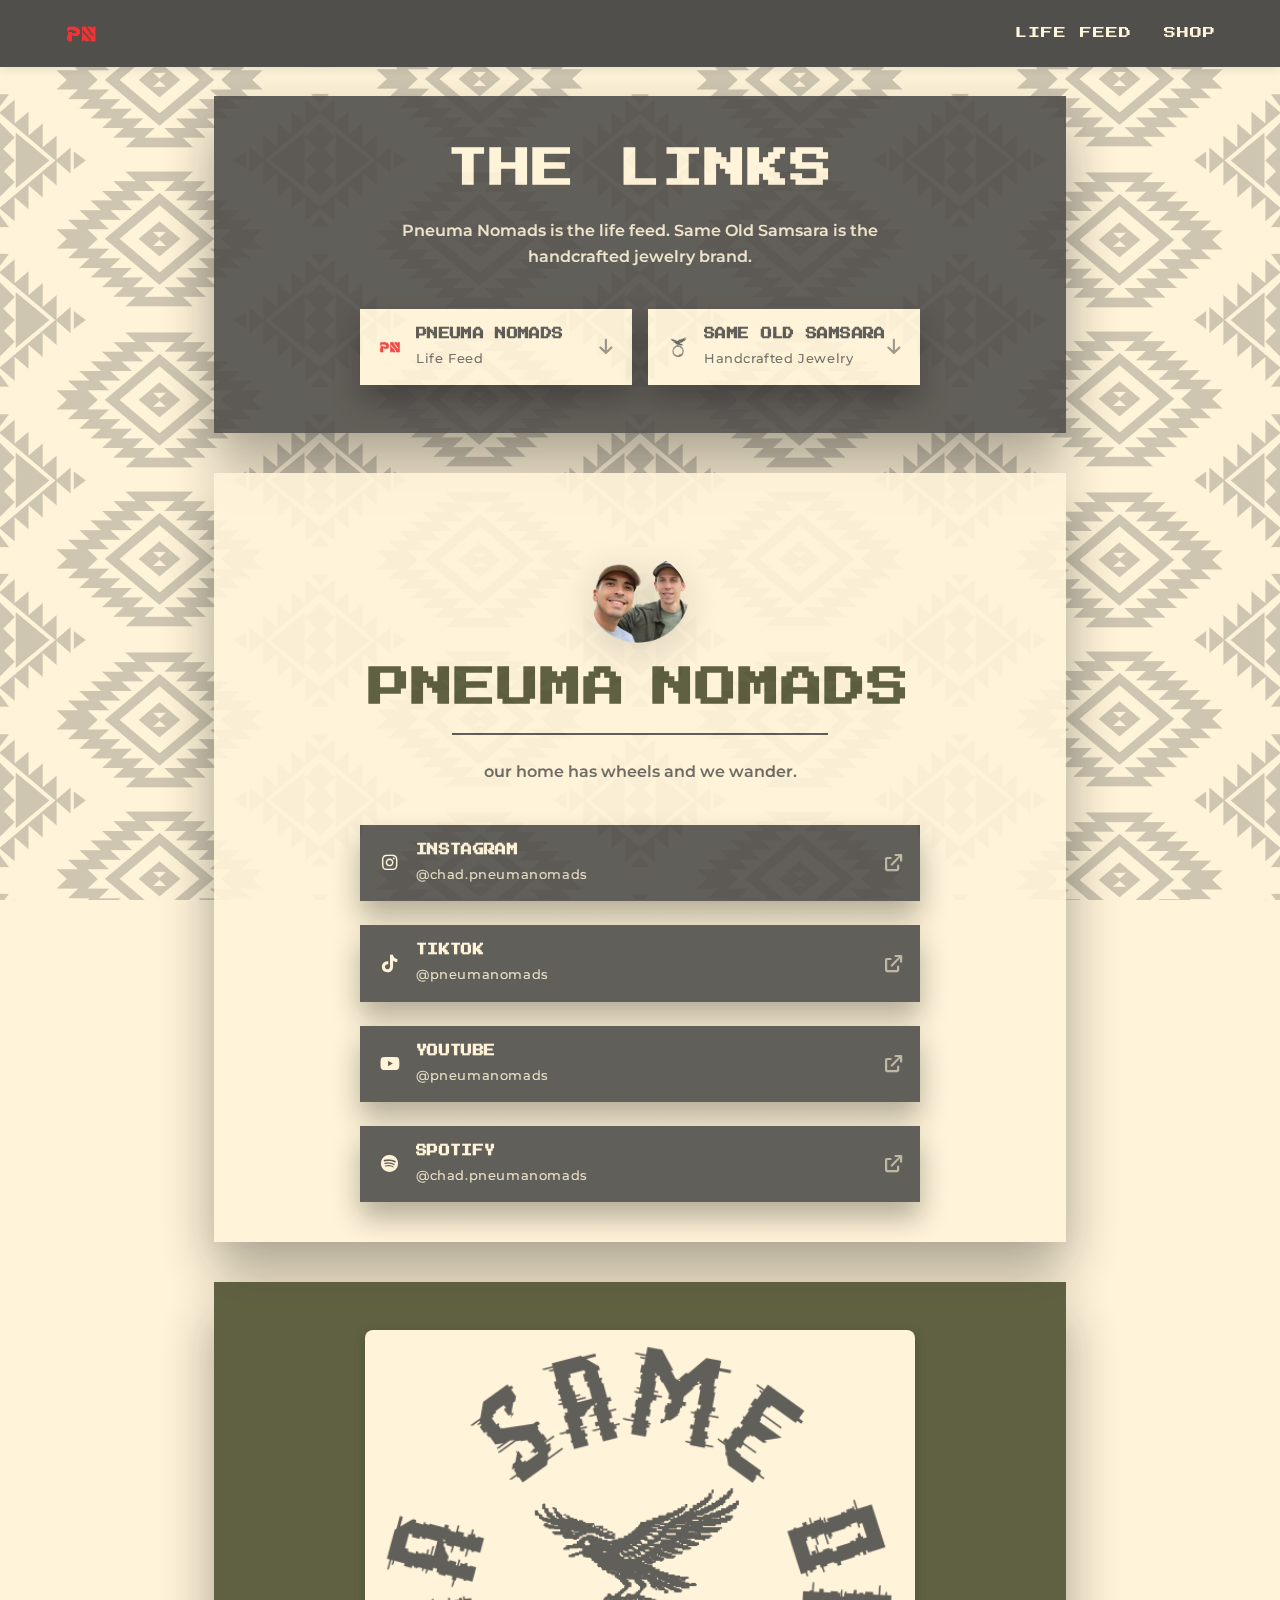
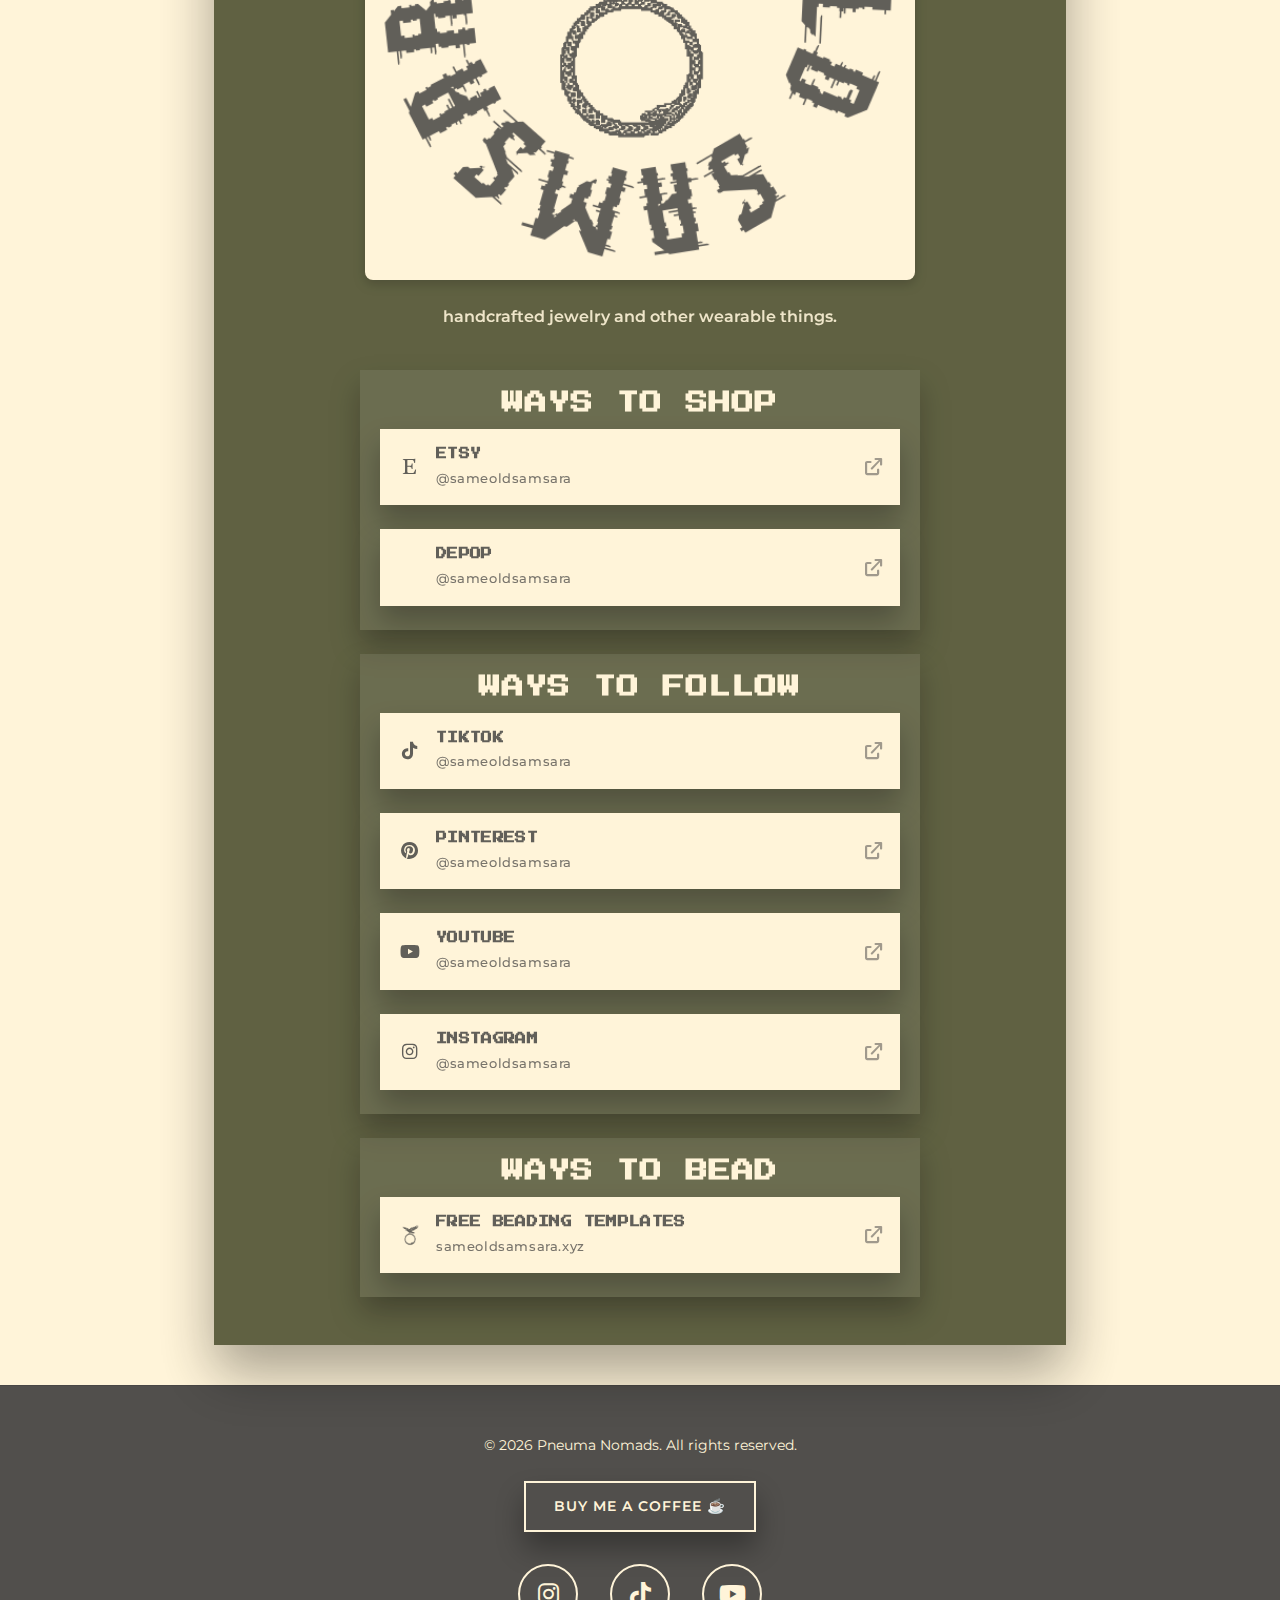
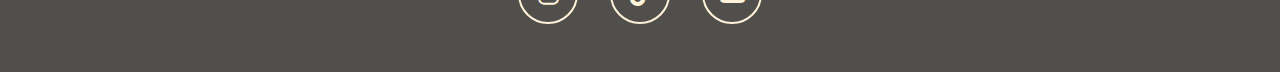
<file: index.html>
<!DOCTYPE html>
<html lang="en">
<head>
    <meta charset="UTF-8">
    <meta name="viewport" content="width=device-width, initial-scale=1.0">
    <title>Pneuma Nomads</title>
    <link rel="stylesheet" href="style.css">
    <link rel="stylesheet" href="https://cdnjs.cloudflare.com/ajax/libs/font-awesome/6.0.0/css/all.min.css">
    <link href="https://fonts.googleapis.com/css2?family=Bebas+Neue&family=Montserrat:wght@400;500;600&family=Press+Start+2P&display=swap" rel="stylesheet">
    <link rel="icon" type="image/png" href="my-favicon/favicon-96x96.png" sizes="96x96" />
    <link rel="icon" type="image/svg+xml" href="my-favicon/favicon.svg" />
    <link rel="shortcut icon" href="my-favicon/favicon.ico" />
    <link rel="apple-touch-icon" sizes="180x180" href="my-favicon/apple-touch-icon.png" />
    <meta name="apple-mobile-web-app-title" content="PN" />
    <link rel="manifest" href="my-favicon/site.webmanifest" />
    <meta name="description" content="Nomadic couple living full-time in an RV. Sharing travel adventures, off-grid RV life tips, and creative handmade + digital projects." />
    <meta name="keywords" content="handmade beadwork, beading patterns, digital patterns, rv life, travel, nature, gay, couple, digital nomads, nomadic lifestyle, pneuma nomads" />
    <meta name="author" content="Chad Riley" />
</head>
<body class="home-page">
    <!-- Navigation -->
    <nav id="navbar">
        <div class="container">
            <div class="logo">
                <a href="#hero">
                    <img
                      src="images/pn_logo.png"
                      alt="Pneuma Nomads logo Retro looks PN"
                      width="50"
                      height="50"
                    >
                </a>
            </div>
            <div class="nav-links">
                <a href="#pneumanomads">Life Feed</a>
                <a href="#sameoldsamsara">Shop</a>
            </div>
            <button class="hamburger" aria-label="Menu">
                <span></span>
                <span></span>
                <span></span>
            </button>
        </div>
    </nav>

<!-- All The Links Hero -->
<div class="container">
<section id="hero">
    <div class="container">
      <h2>The Links</h2>
      <p class="subheadline">Pneuma Nomads is the life feed. Same Old Samsara is the handcrafted jewelry brand.</p>
      <div class="linktree">
        <a class="link-btn" href="#pneumanomads">
          <img class="link-icon" src="images/pn_logo.png" alt="" width="24" height="24" aria-hidden="true">
          <span class="link-label">Pneuma Nomads</span>
          <span class="link-handle">Life Feed</span>
          <i class="fa-solid fa-arrow-down link-external"></i>
        </a>
        <a class="link-btn" href="#sameoldsamsara">
          <img class="link-icon" src="images/SOS_Logo_Pepper.png" alt="" width="24" height="24" aria-hidden="true">
          <span class="link-label">Same Old Samsara</span>
          <span class="link-handle">Handcrafted Jewelry</span>
          <i class="fa-solid fa-arrow-down link-external"></i>
        </a>
      </div>
    </div>
  </section>
</div>

<!-- Linktree-Style Pneuma Nomads -->
<div class="container">
<section id="pneumanomads">
    <div class="container">
      <img src="images/hero_image.png" alt="Pneuma Nomads logo" class="hero-avatar" width="96" height="96" />
      <h1 class="pn-title" aria-label="Pneuma Nomads">
        <span class="pn-word">
          <span class="pn-letter">P</span><span class="pn-letter">n</span><span class="pn-letter">e</span><span class="pn-letter">u</span><span class="pn-letter">m</span><span class="pn-letter">a</span>
        </span>
        <span class="pn-word">
          <span class="pn-letter">N</span><span class="pn-letter">o</span><span class="pn-letter">m</span><span class="pn-letter">a</span><span class="pn-letter">d</span><span class="pn-letter">s</span>
        </span>
      </h1>
      <p class="subheadline">our home has wheels and we wander.</p>
      <div class="linktree">
        <!-- Socials -->
        <a class="link-btn" href="https://instagram.com/chad.pneumanomads" target="_blank" rel="noopener noreferrer">
          <i class="fab fa-instagram"></i>
          <span class="link-label">Instagram</span>
          <span class="link-handle">@chad.pneumanomads</span>
          <i class="fa-solid fa-arrow-up-right-from-square link-external"></i>
        </a>
        <a class="link-btn" href="https://tiktok.com/@pneumanomads" target="_blank" rel="noopener noreferrer">
            <i class="fab fa-tiktok"></i>
            <span class="link-label">TikTok</span>
            <span class="link-handle">@pneumanomads</span>
            <i class="fa-solid fa-arrow-up-right-from-square link-external"></i>
        </a>
        <a class="link-btn" href="https://youtube.com/@pneumanomads" target="_blank" rel="noopener noreferrer">
            <i class="fab fa-youtube"></i>
            <span class="link-label">YouTube</span>
            <span class="link-handle">@pneumanomads</span>
            <i class="fa-solid fa-arrow-up-right-from-square link-external"></i>
        </a> 
        <a class="link-btn" href="https://open.spotify.com/user/chadriley722" target="_blank" rel="noopener noreferrer">
          <i class="fab fa-spotify"></i>
          <span class="link-label">Spotify</span>
          <span class="link-handle">@chad.pneumanomads</span>
          <i class="fa-solid fa-arrow-up-right-from-square link-external"></i>
        </a>
      </div>
  </section>
</div>
  
    <!-- Same Old Samsara Section -->
    <div class="container">
    <section id="sameoldsamsara">
        <div class="container">
            <img class="sos-logo" src="images/SOS_Word_Dark.png" alt="Same Old Samsara logo" width="550" height="550" />
            <p class="subheadline">handcrafted jewelry and other wearable things.</p>
            <div class="sos-actions">
              <div class="sos-group">
                <h4>Ways To Shop</h4>
                <div class="linktree">
                  <a class="link-btn" href="https://sameoldsamsara.etsy.com" target="_blank" rel="noopener noreferrer">
                    <i class="fab fa-etsy"></i>
                    <span class="link-label">Etsy</span>
                    <span class="link-handle">@sameoldsamsara</span>
                    <i class="fa-solid fa-arrow-up-right-from-square link-external"></i>
                  </a>
                  <a class="link-btn" href="https://depop.com/sameoldsamsara" target="_blank" rel="noopener noreferrer">
                    <i class="fab fa-depop"></i>
                    <span class="link-label">Depop</span>
                    <span class="link-handle">@sameoldsamsara</span>
                    <i class="fa-solid fa-arrow-up-right-from-square link-external"></i>
                  </a>
                </div>
              </div>

              <div class="sos-group">
                <h4>Ways To Follow</h4>
                <div class="linktree">
                  <a class="link-btn" href="https://tiktok.com/@sameoldsamsara" target="_blank" rel="noopener noreferrer">
                    <i class="fab fa-tiktok"></i>
                    <span class="link-label">TikTok</span>
                    <span class="link-handle">@sameoldsamsara</span>
                    <i class="fa-solid fa-arrow-up-right-from-square link-external"></i>
                  </a>
                  <a class="link-btn" href="https://pinterest.com/sameoldsamsara" target="_blank" rel="noopener noreferrer">
                    <i class="fab fa-pinterest"></i>
                    <span class="link-label">Pinterest</span>
                    <span class="link-handle">@sameoldsamsara</span>
                    <i class="fa-solid fa-arrow-up-right-from-square link-external"></i>
                  </a>
                  <a class="link-btn" href="https://www.youtube.com/@sameoldsamsara" target="_blank" rel="noopener noreferrer">
                    <i class="fab fa-youtube"></i>
                    <span class="link-label">YouTube</span>
                    <span class="link-handle">@sameoldsamsara</span>
                    <i class="fa-solid fa-arrow-up-right-from-square link-external"></i>
                  </a>
                  <a class="link-btn" href="https://instagram.com/sameoldsamsara" target="_blank" rel="noopener noreferrer">
                    <i class="fab fa-instagram"></i>
                    <span class="link-label">Instagram</span>
                    <span class="link-handle">@sameoldsamsara</span>
                    <i class="fa-solid fa-arrow-up-right-from-square link-external"></i>
                  </a>
                </div>
              </div>

              <div class="sos-group">
                <h4>Ways To Bead</h4>
                <div class="linktree">
                  <a class="link-btn" href="https://sameoldsamsara.xyz/beadingpatterns.html" target="_blank" rel="noopener noreferrer">
                    <img src="images/SOS_Logo_Pepper.png" alt="" width="24" height="24" aria-hidden="true">
                    <span class="link-label">Free Beading Templates</span>
                    <span class="link-handle">sameoldsamsara.xyz</span>
                    <i class="fa-solid fa-arrow-up-right-from-square link-external"></i>
                  </a>
                </div>
              </div>
            </div>
    </section>
    </div>

    <!-- Footer -->
    <footer>
        <div class="container">
            <p>&copy; <span id="year"></span> Pneuma Nomads. All rights reserved.</p>
            <div class="footer-cta">
                <a class="btn-light" href="https://buymeacoffee.com/pneumanomads" target="_blank" rel="noopener noreferrer">Buy me a coffee ☕</a>
            </div>
            <div class="social-icons">
                <a href="https://www.instagram.com/chad.pneumanomads/" target="_blank" rel="noopener noreferrer" aria-label="Instagram"><i class="fab fa-instagram"></i></a>
                <a href="https://www.tiktok.com/@pneumanomads" target="_blank" rel="noopener noreferrer" aria-label="TikTok"><i class="fab fa-tiktok"></i></a>
                <a href="https://youtube.com/@pneumanomads" target="_blank" rel="noopener noreferrer" aria-label="YouTube"><i class="fab fa-youtube"></i></a>
            </div>
        </div>
    </footer>

    <!-- Back to Top Button -->
    <a href="#hero" class="back-to-top" aria-label="Back to top">
        <i class="fas fa-arrow-up"></i>
    </a>

    <script>
        // Set current year in footer
        document.getElementById('year').textContent = new Date().getFullYear();
        
        // Mobile menu toggle
        const hamburger = document.querySelector('.hamburger');
        const navLinks = document.querySelector('.nav-links');
        
        hamburger.addEventListener('click', () => {
            navLinks.classList.toggle('active');
            hamburger.classList.toggle('active');
        });

        // Smooth scroll for anchor links
        document.querySelectorAll('a[href^="#"]').forEach(anchor => {
            anchor.addEventListener('click', function (e) {
                e.preventDefault();
                document.querySelector(this.getAttribute('href')).scrollIntoView({
                    behavior: 'smooth'
                });
                // Close mobile menu if open
                navLinks.classList.remove('active');
                hamburger.classList.remove('active');
            });
        });

        // Show/hide back to top button
        window.addEventListener('scroll', () => {
            const backToTop = document.querySelector('.back-to-top');
            if (window.pageYOffset > 300) {
                backToTop.classList.add('show');
            } else {
                backToTop.classList.remove('show');
            }
        });
    </script>
</body>
</html>
</file>
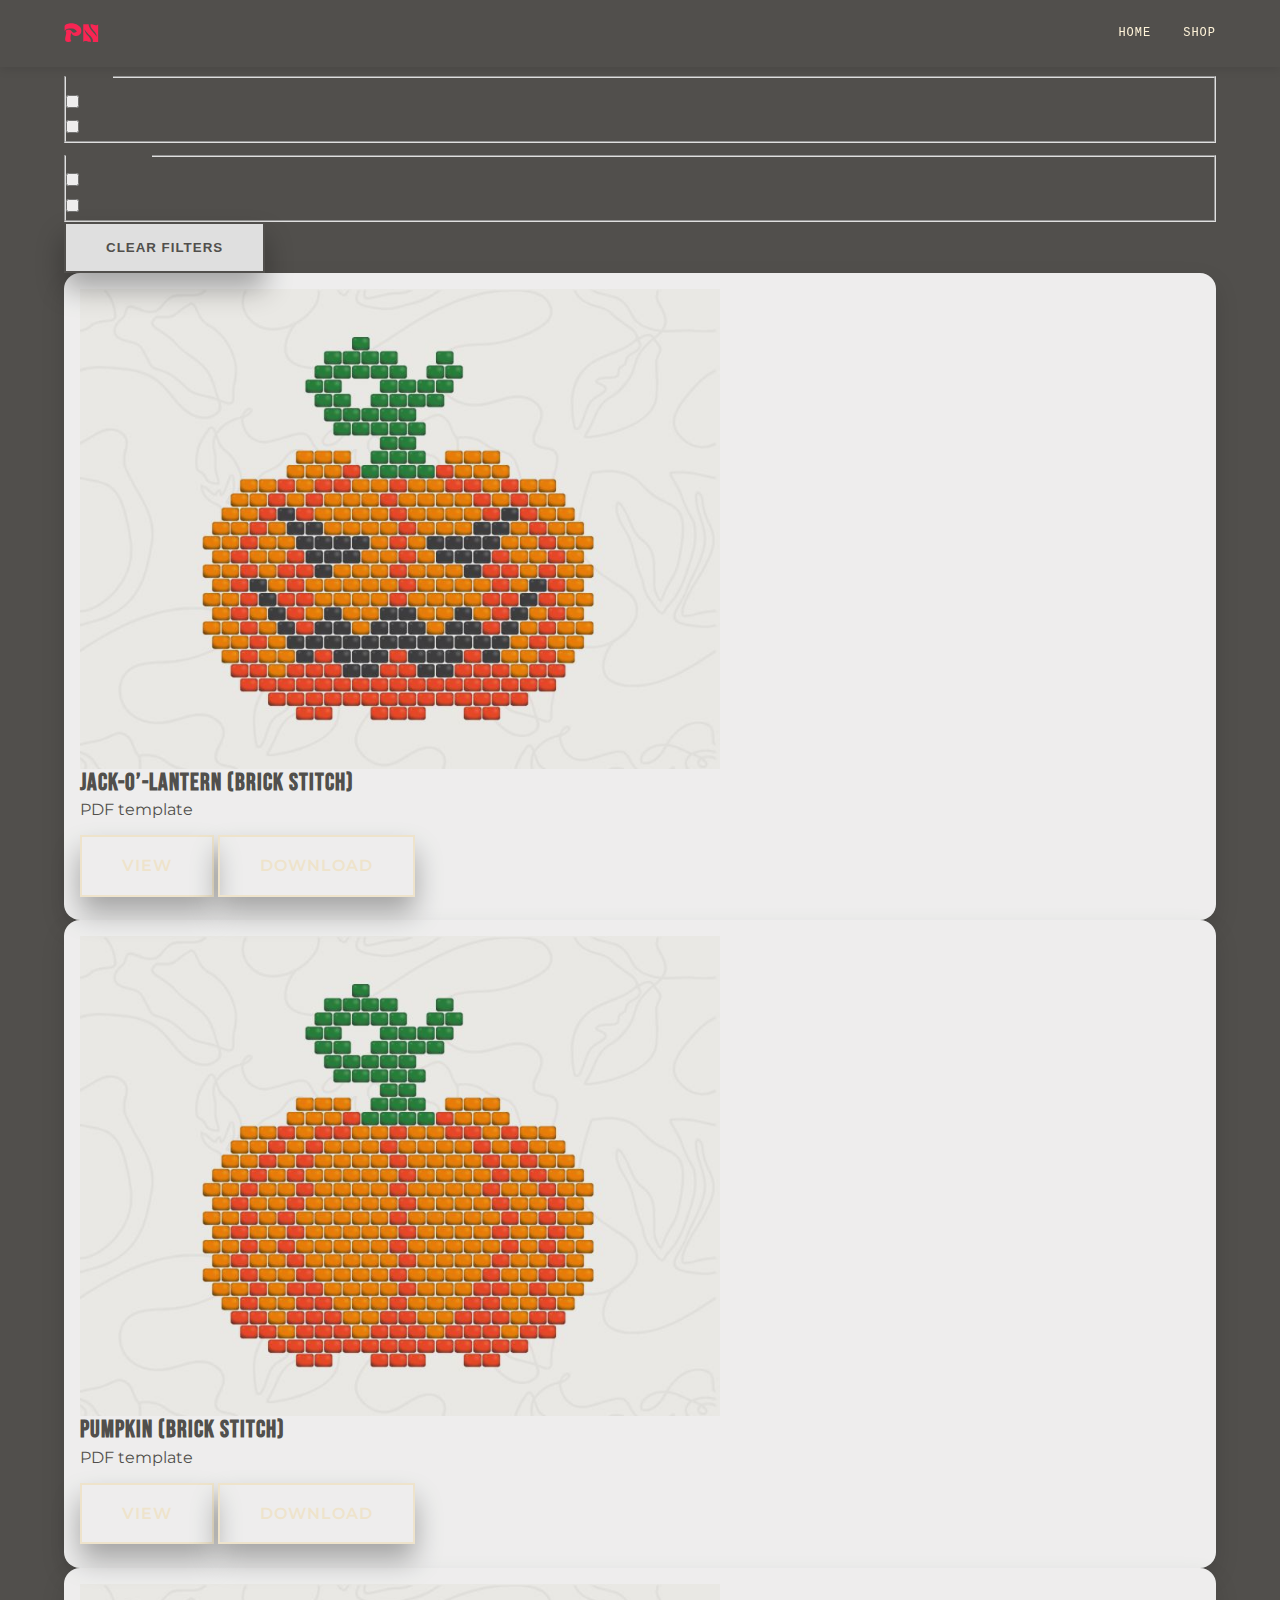
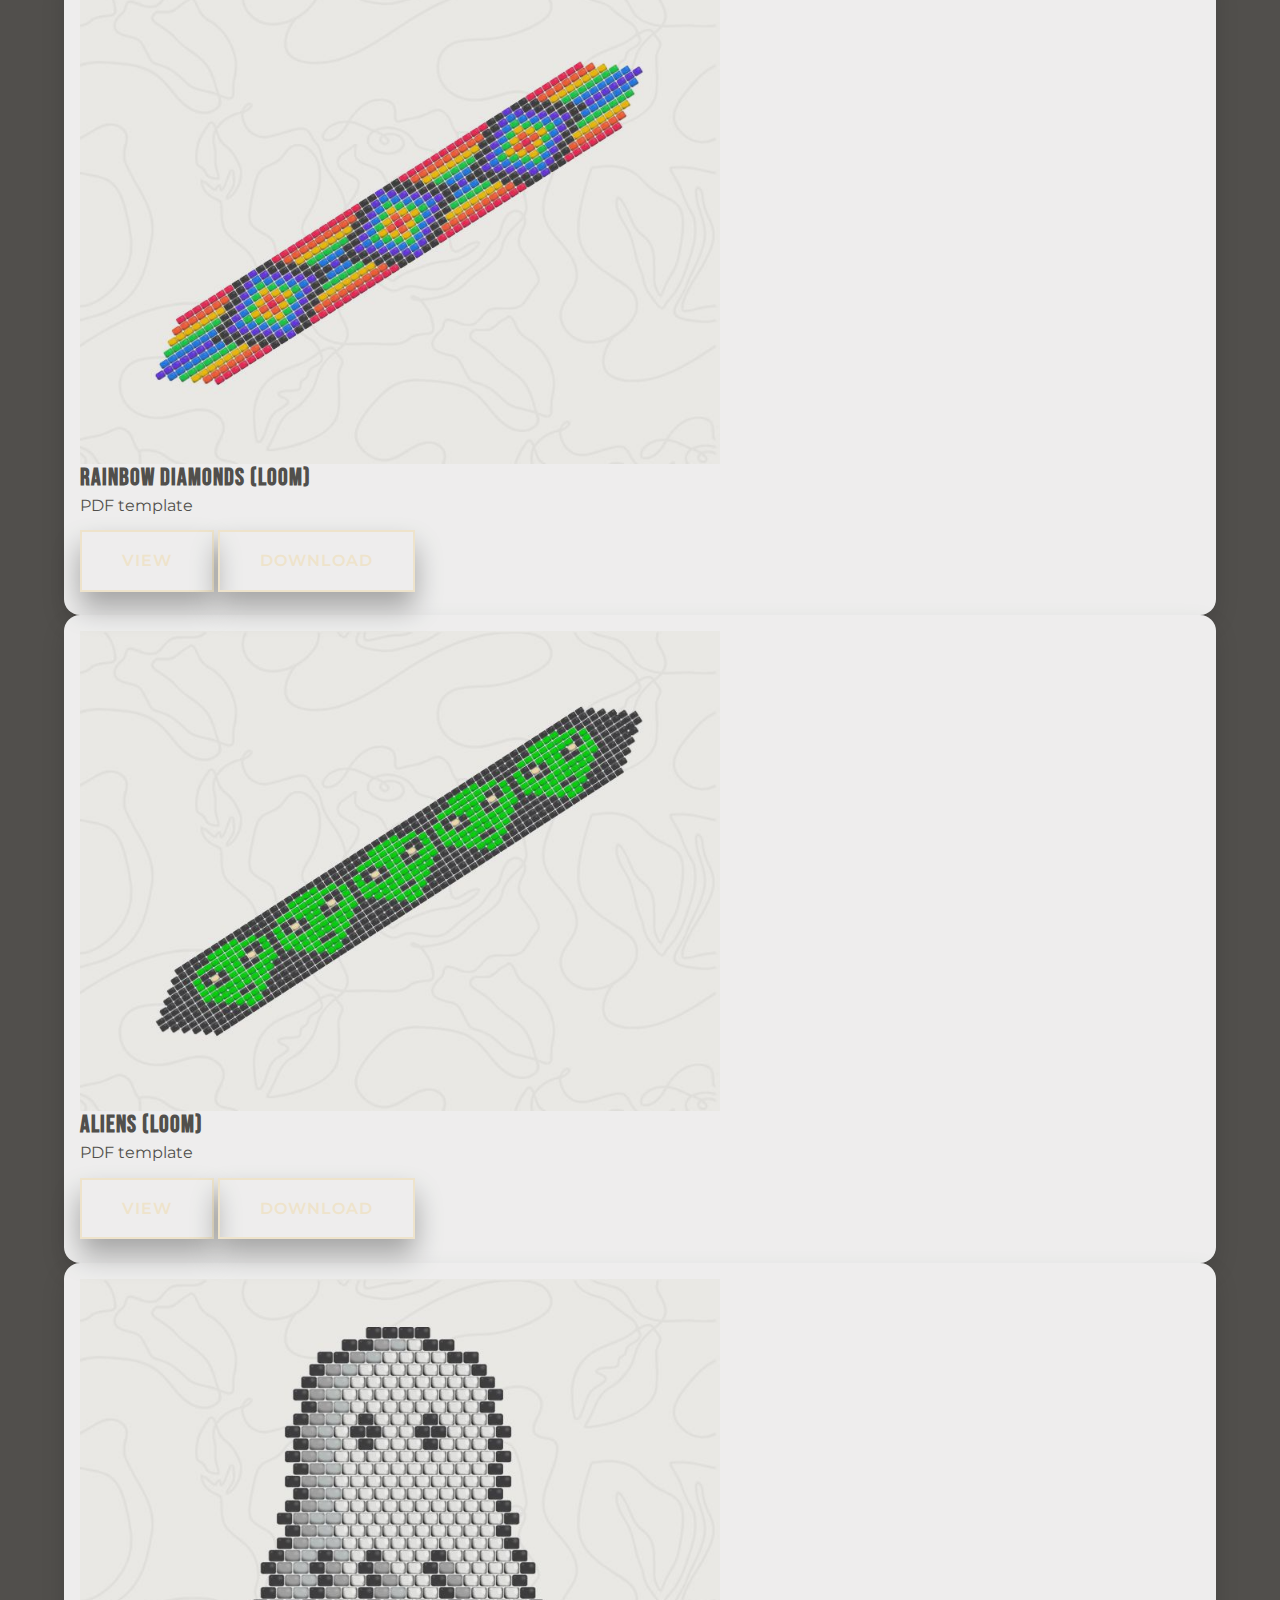
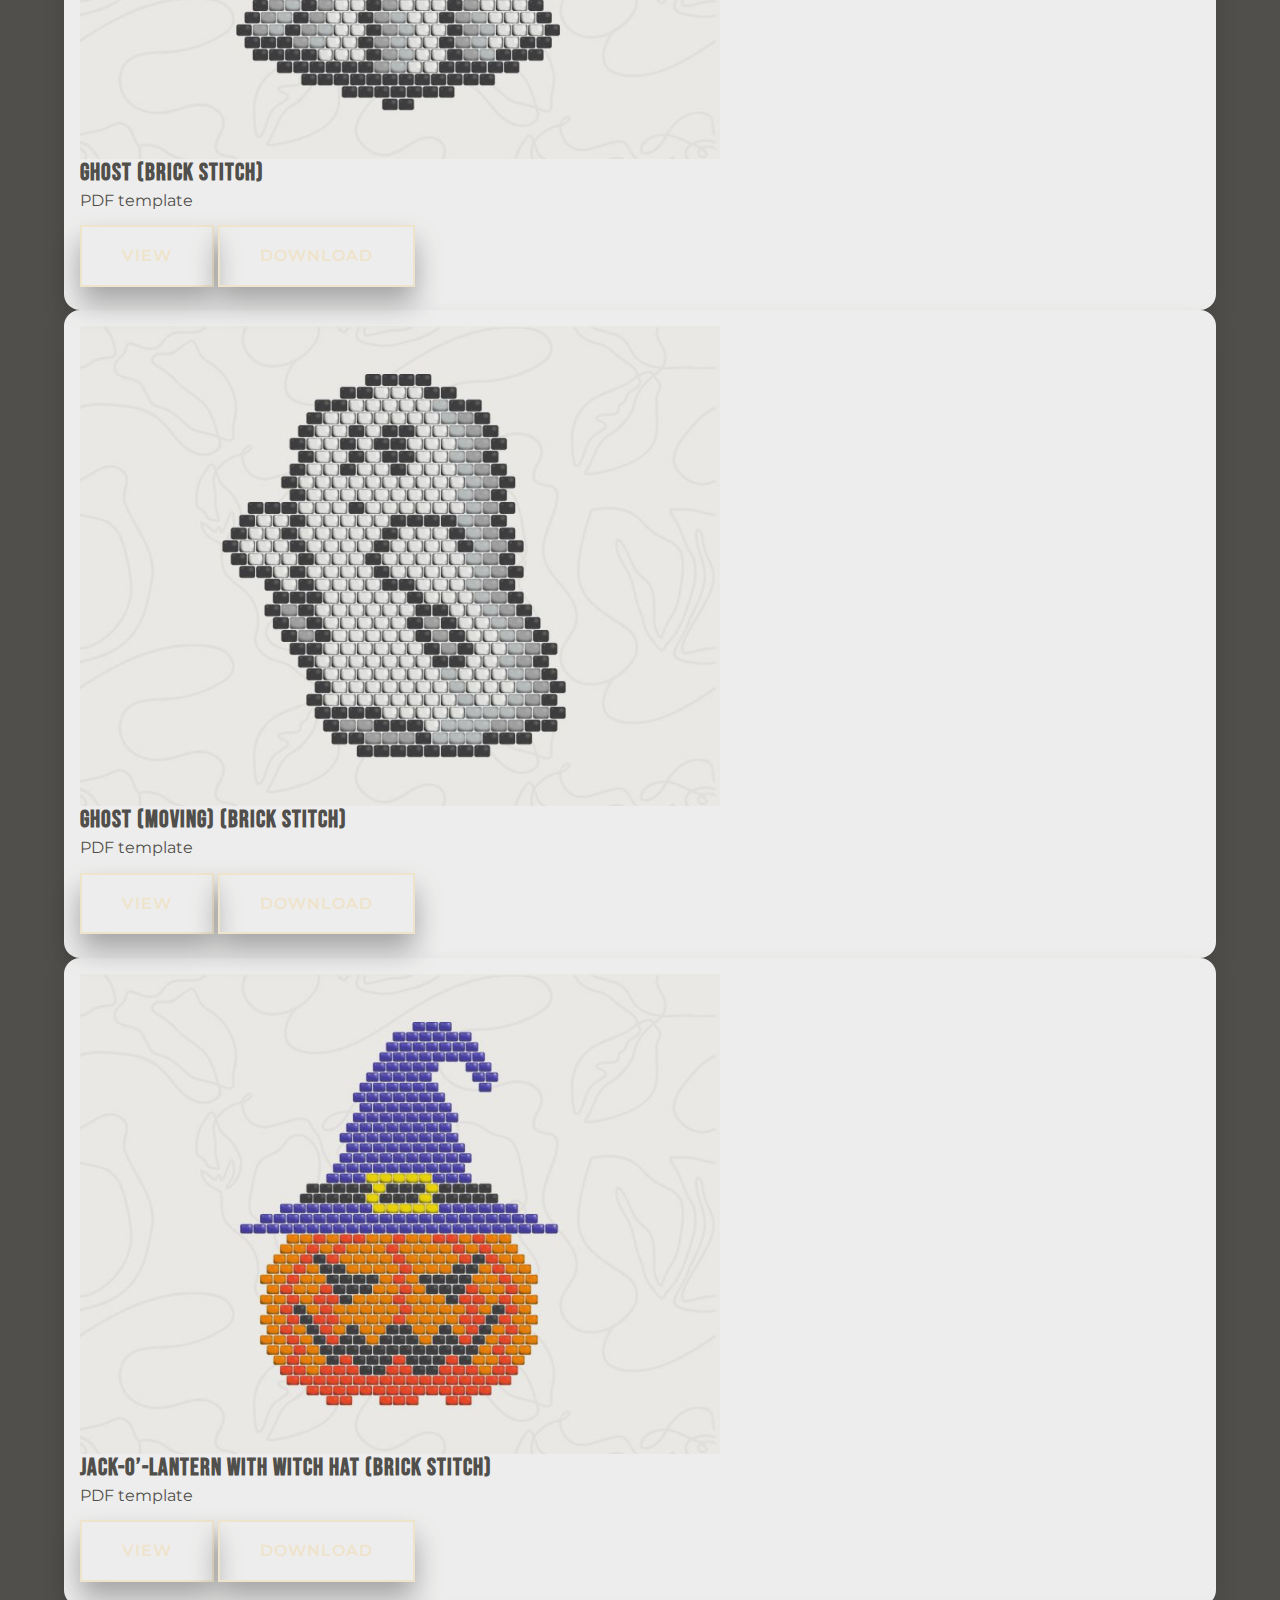
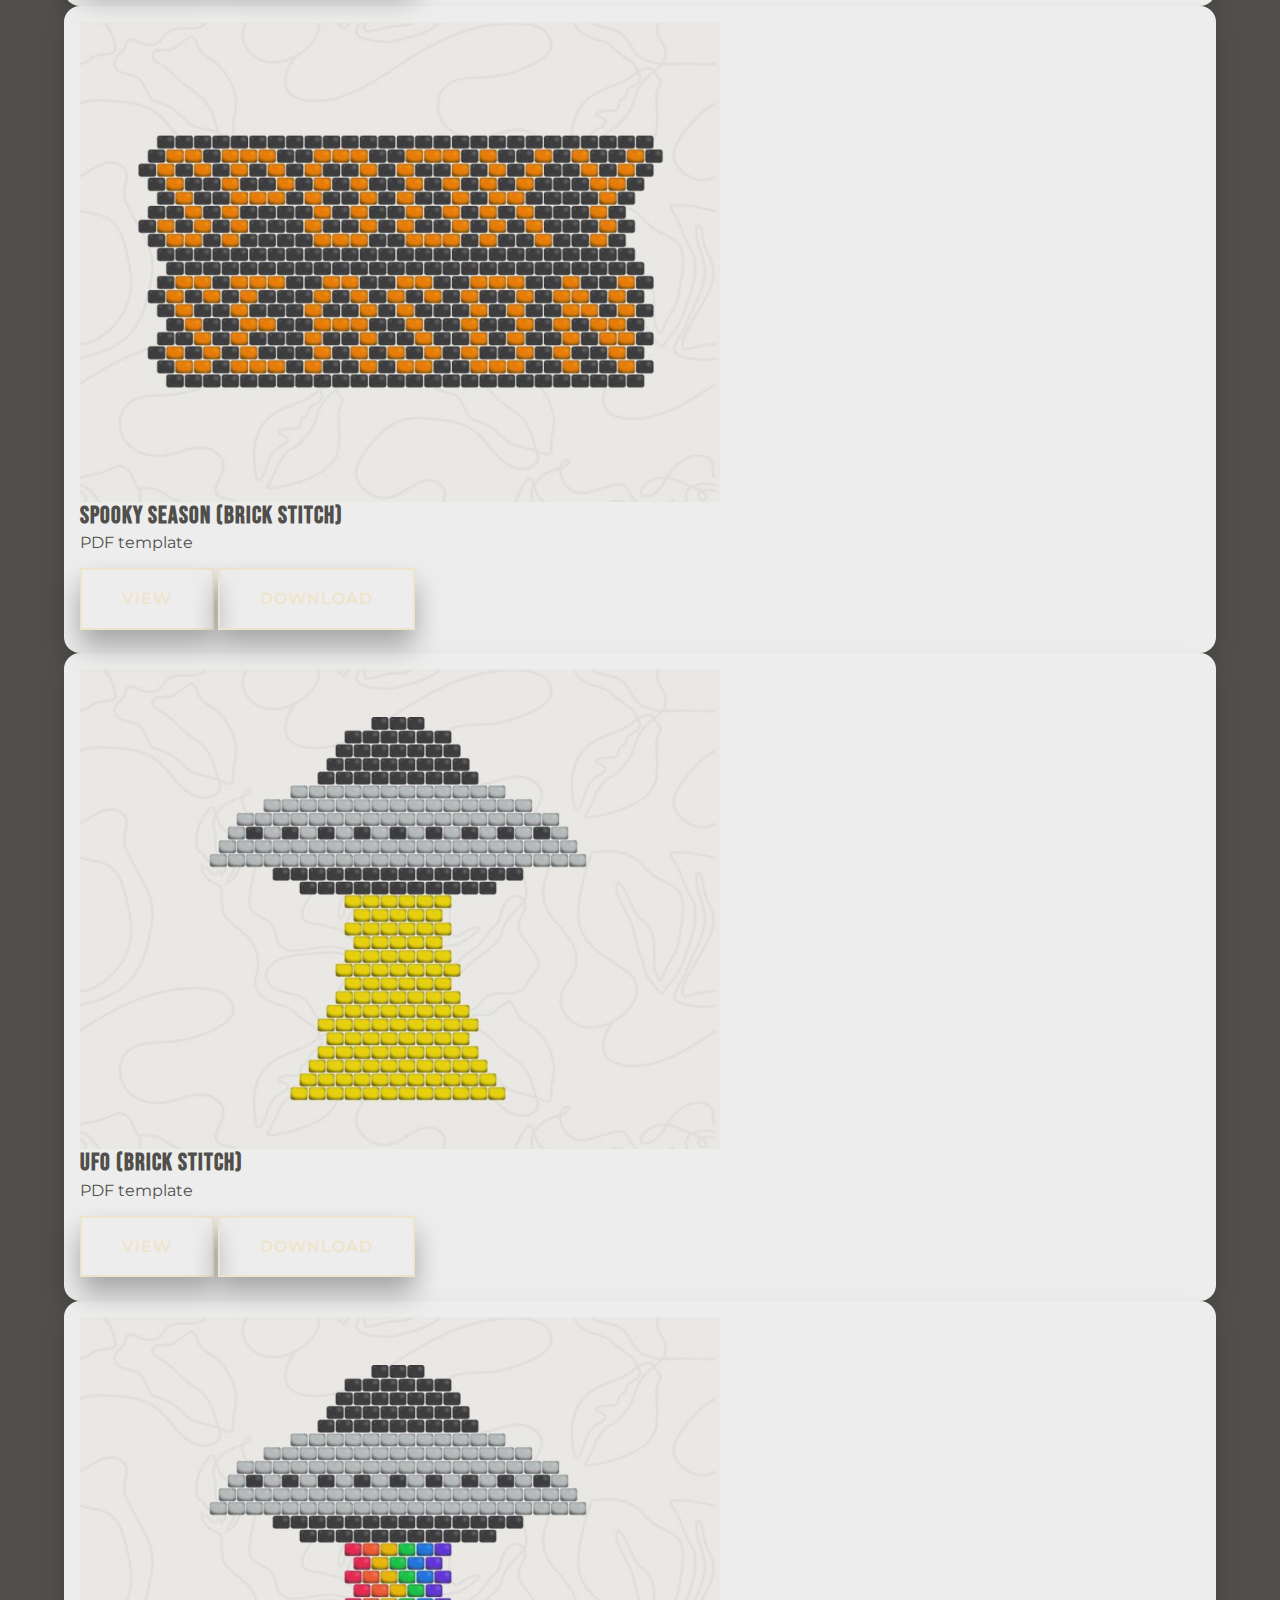
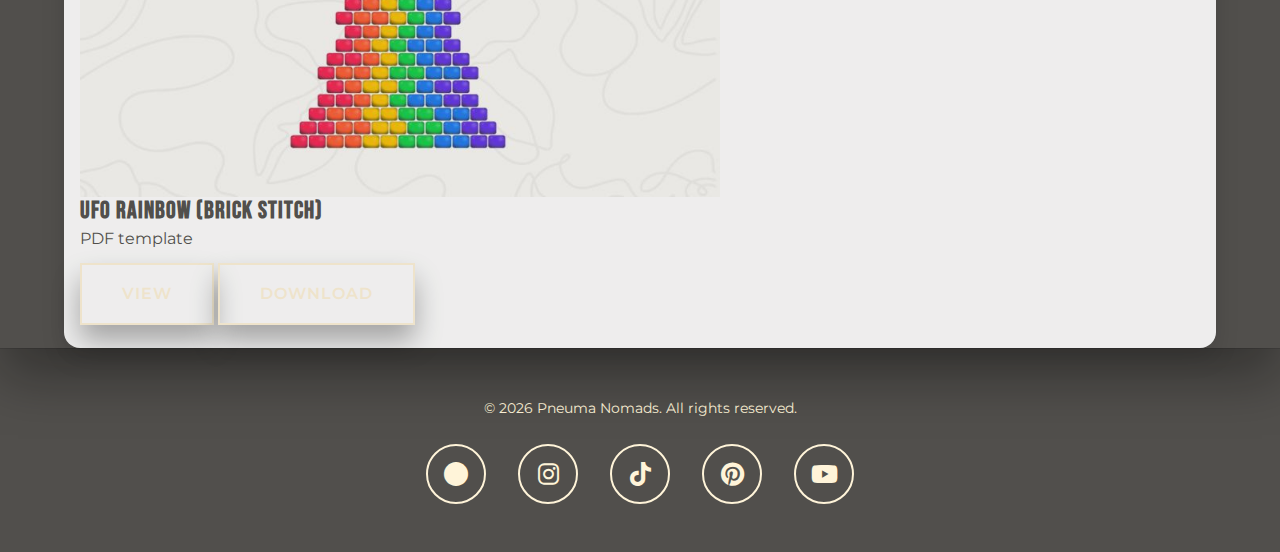
<file: beadingpatterns/index.html>
<!DOCTYPE html>
<html lang="en">
<head>
  <meta charset="UTF-8" />
  <meta name="viewport" content="width=device-width, initial-scale=1.0" />
  <title>Pneuma Nomads • Beading Patterns</title>

  <!-- Root-relative so it works from any folder -->
  <link rel="stylesheet" href="/style.css" />
  <link rel="stylesheet" href="https://cdnjs.cloudflare.com/ajax/libs/font-awesome/6.0.0/css/all.min.css" />
  <link href="https://fonts.googleapis.com/css2?family=Bebas+Neue&family=Montserrat:wght@400;500;600&display=swap" rel="stylesheet" />

  <!-- Favicons -->
  <link rel="icon" type="image/png" href="/my-favicon/favicon-96x96.png" sizes="96x96" />
  <link rel="icon" type="image/svg+xml" href="/my-favicon/favicon.svg" />
  <link rel="shortcut icon" href="/my-favicon/favicon.ico" />
  <link rel="apple-touch-icon" sizes="180x180" href="/my-favicon/apple-touch-icon.png" />
  <meta name="apple-mobile-web-app-title" content="PN" />
  <link rel="manifest" href="/my-favicon/site.webmanifest" />

  <meta name="description" content="Nomadic couple living full-time in an RV. Sharing travel adventures, off-grid RV life tips, and creative handmade + digital projects." />
  <meta name="keywords" content="handmade beadwork, beading patterns, digital patterns, rv life, travel, nature, gay, couple, digital nomads, nomadic lifestyle, pneuma nomads" />
  <meta name="author" content="Chad Riley" />
</head>

<body>
  <!-- Navigation -->
  <nav id="navbar">
    <div class="container">
      <div class="logo">
        <a href="/#hero" aria-label="Go to top">
          <img
            src="/images/pn_logo.svg"
            alt="Pneuma Nomads logo Retro looks PN"
            width="50"
            height="50"
          />
        </a>
      </div>

      <div class="nav-links">
        <a href="/#hero">Home</a>
        <a href="/#handmade">Shop</a>
      </div>

      <button class="hamburger" aria-label="Menu">
        <span></span><span></span><span></span>
      </button>
    </div>
  </nav>

<!-- Main -->
<section id="beadingpatterns">
  <div class="container">
    <h1>Beading Patterns</h1>
    <p>Click “View” to open in a new tab, or “Download” to save the PDF.</p>

    <div class="bp-layout">
      <aside class="bp-filters" aria-label="Filter patterns" aria-controls="bp-cards">
        <form id="bp-filter-form">
          <fieldset>
            <legend>Types</legend>
            <div>
              <input type="checkbox" id="bp-type-brick" name="type" value="brick-stitch" />
              <label for="bp-type-brick">Brick Stitch</label>
            </div>
            <div>
              <input type="checkbox" id="bp-type-loom" name="type" value="loom" />
              <label for="bp-type-loom">Loom</label>
            </div>
          </fieldset>
          <fieldset>
            <legend>Categories</legend>
            <div>
              <input type="checkbox" id="bp-cat-halloween" name="category" value="halloween" />
              <label for="bp-cat-halloween">Halloween</label>
            </div>
            <div>
              <input type="checkbox" id="bp-cat-rainbow" name="category" value="rainbow" />
              <label for="bp-cat-rainbow">Rainbow</label>
            </div>
          </fieldset>
          <button type="button" id="bp-clear" class="btn">Clear Filters</button>
        </form>
      </aside>

      <div id="bp-cards" class="cards" role="region" aria-label="Pattern cards">
      <article class="card" data-type="brick-stitch" data-categories="halloween">
        <div class="thumb" aria-hidden="true">
          <img alt="Jack-O’-Lantern beading pattern thumbnail" width="640" height="480" 
               src="assets/jackolantern.jpg">
        </div>
        <h2>Jack-O’-Lantern (Brick Stitch)</h2>
        <p>PDF template</p>
        <div class="actions">
          <a class="btn-light" href="assets/jackolantern.pdf" target="_blank" rel="noopener">View</a>
          <a class="btn-light" href="assets/jackolantern.pdf" download>Download</a>
        </div>
      </article>

      <article class="card" data-type="brick-stitch" data-categories="halloween">
        <div class="thumb" aria-hidden="true">
          <img alt="pumpkin beading pattern thumbnail" width="640" height="480" 
               src="assets/pumpkin.jpg">
        </div>
        <h2>Pumpkin (Brick Stitch)</h2>
        <p>PDF template</p>
        <div class="actions">
          <a class="btn-light" href="assets/pumpkin.pdf" target="_blank" rel="noopener">View</a>
          <a class="btn-light" href="assets/pumpkin.pdf" download>Download</a>
        </div>
      </article>

      <article class="card" data-type="loom" data-categories="rainbow">
        <div class="thumb" aria-hidden="true">
          <img alt="Rainbow Diamonds beading pattern thumbnail" width="640" height="480" 
               src="assets/rainbowdiamonds.jpg">
        </div>
        <h2>Rainbow Diamonds (Loom)</h2>
        <p>PDF template</p>
        <div class="actions">
          <a class="btn-light" href="assets/rainbowdiamonds.pdf" target="_blank" rel="noopener">View</a>
          <a class="btn-light" href="assets/rainbowdiamonds.pdf" download>Download</a>
        </div>
      </article>

      <!-- New patterns -->
      <article class="card" data-type="loom" data-categories="halloween">
        <div class="thumb" aria-hidden="true">
          <img alt="Aliens beading pattern thumbnail" width="640" height="480"
               src="assets/aliens.jpg">
        </div>
        <h2>Aliens (Loom)</h2>
        <p>PDF template</p>
        <div class="actions">
          <a class="btn-light" href="assets/Aliens.pdf" target="_blank" rel="noopener">View</a>
          <a class="btn-light" href="assets/Aliens.pdf" download>Download</a>
        </div>
      </article>

      <article class="card" data-type="brick-stitch" data-categories="halloween">
        <div class="thumb" aria-hidden="true">
          <img alt="Ghost beading pattern thumbnail" width="640" height="480"
               src="assets/ghost.jpg">
        </div>
        <h2>Ghost (Brick Stitch)</h2>
        <p>PDF template</p>
        <div class="actions">
          <a class="btn-light" href="assets/ghost.pdf" target="_blank" rel="noopener">View</a>
          <a class="btn-light" href="assets/ghost.pdf" download>Download</a>
        </div>
      </article>

      <article class="card" data-type="brick-stitch" data-categories="halloween">
        <div class="thumb" aria-hidden="true">
          <img alt="Ghost Moving beading pattern thumbnail" width="640" height="480"
               src="assets/ghostmoving.jpg">
        </div>
        <h2>Ghost (Moving) (Brick Stitch)</h2>
        <p>PDF template</p>
        <div class="actions">
          <a class="btn-light" href="assets/ghostmoving.pdf" target="_blank" rel="noopener">View</a>
          <a class="btn-light" href="assets/ghostmoving.pdf" download>Download</a>
        </div>
      </article>

      <article class="card" data-type="brick-stitch" data-categories="halloween">
        <div class="thumb" aria-hidden="true">
          <img alt="Jack-O’-Lantern with Witch Hat beading pattern thumbnail" width="640" height="480"
               src="assets/jackolanternwitchhat.jpg">
        </div>
        <h2>Jack-O’-Lantern with Witch Hat (Brick Stitch)</h2>
        <p>PDF template</p>
        <div class="actions">
          <a class="btn-light" href="assets/jackolanternwitchhat.pdf" target="_blank" rel="noopener">View</a>
          <a class="btn-light" href="assets/jackolanternwitchhat.pdf" download>Download</a>
        </div>
      </article>

      <article class="card" data-type="brick-stitch" data-categories="halloween">
        <div class="thumb" aria-hidden="true">
          <img alt="Spooky Season beading pattern thumbnail" width="640" height="480"
               src="assets/spookyseason.jpg">
        </div>
        <h2>Spooky Season (Brick Stitch)</h2>
        <p>PDF template</p>
        <div class="actions">
          <a class="btn-light" href="assets/spookyseason.pdf" target="_blank" rel="noopener">View</a>
          <a class="btn-light" href="assets/spookyseason.pdf" download>Download</a>
        </div>
      </article>

      <article class="card" data-type="brick-stitch" data-categories="halloween">
        <div class="thumb" aria-hidden="true">
          <img alt="UFO beading pattern thumbnail" width="640" height="480"
               src="assets/ufo.jpg">
        </div>
        <h2>UFO (Brick Stitch)</h2>
        <p>PDF template</p>
        <div class="actions">
          <a class="btn-light" href="assets/ufo.pdf" target="_blank" rel="noopener">View</a>
          <a class="btn-light" href="assets/ufo.pdf" download>Download</a>
        </div>
      </article>

      <article class="card" data-type="brick-stitch" data-categories="rainbow">
        <div class="thumb" aria-hidden="true">
          <img alt="UFO Rainbow beading pattern thumbnail" width="640" height="480"
               src="assets/uforainbow.jpg">
        </div>
        <h2>UFO Rainbow (Brick Stitch)</h2>
        <p>PDF template</p>
        <div class="actions">
          <a class="btn-light" href="assets/uforainbow.pdf" target="_blank" rel="noopener">View</a>
          <a class="btn-light" href="assets/uforainbow.pdf" download>Download</a>
        </div>
      </article>

    </div> <!-- /#bp-cards -->
    </div> <!-- /.bp-layout -->
  </div>
</section>

  <!-- Footer -->
  <footer>
    <div class="container">
      <p>&copy; <span id="year"></span> Pneuma Nomads. All rights reserved.</p>
      <div class="social-icons">
        <a href="https://zora.co/@pneumanomads" target="_blank" rel="noopener noreferrer" aria-label="Zora"><i class="fas fa-circle"></i></a>
        <a href="https://www.instagram.com/pneumanomads/" target="_blank" rel="noopener noreferrer" aria-label="Instagram"><i class="fab fa-instagram"></i></a>
        <a href="https://www.tiktok.com/@pneumanomads" target="_blank" rel="noopener noreferrer" aria-label="TikTok"><i class="fab fa-tiktok"></i></a>
        <a href="https://pinterest.com/pneumanomads" target="_blank" rel="noopener noreferrer" aria-label="Pinterest"><i class="fab fa-pinterest"></i></a>
        <a href="https://www.youtube.com/@PneumaNomads" target="_blank" rel="noopener noreferrer" aria-label="YouTube"><i class="fab fa-youtube"></i></a>
      </div>
    </div>
  </footer>

  <!-- Back to Top Button -->
  <a href="/#hero" class="back-to-top" aria-label="Back to top">
    <i class="fas fa-arrow-up"></i>
  </a>

  <script>
    // Set current year in footer
    document.getElementById('year').textContent = new Date().getFullYear();

    // Mobile menu toggle
    const hamburger = document.querySelector('.hamburger');
    const navLinks = document.querySelector('.nav-links');
    hamburger.addEventListener('click', () => {
      navLinks.classList.toggle('active');
      hamburger.classList.toggle('active');
    });

    // Smooth scroll for local anchors on this page (none by default)
    document.querySelectorAll('a[href^="#"]').forEach(anchor => {
      anchor.addEventListener('click', function (e) {
        e.preventDefault();
        const target = document.querySelector(this.getAttribute('href'));
        if (target) target.scrollIntoView({ behavior: 'smooth' });
        navLinks.classList.remove('active');
        hamburger.classList.remove('active');
      });
    });

    // Show/hide back to top button
    window.addEventListener('scroll', () => {
      const backToTop = document.querySelector('.back-to-top');
      if (window.pageYOffset > 300) backToTop.classList.add('show');
      else backToTop.classList.remove('show');
    });

    // Beading Patterns: Filtering (progressive enhancement)
    (function () {
      const form = document.getElementById('bp-filter-form');
      const cardsContainer = document.getElementById('bp-cards');
      if (!form || !cardsContainer) return; // Only on this page

      const clearBtn = document.getElementById('bp-clear');
      const cards = Array.from(cardsContainer.querySelectorAll('.card'));

      function getSelected(name) {
        return Array.from(form.querySelectorAll(`input[name="${name}"]:checked`)).map(i => i.value.toLowerCase());
      }

      function applyFilter() {
        const selectedTypes = getSelected('type');
        const selectedCats = getSelected('category');

        let visibleCount = 0;
        cardsContainer.setAttribute('aria-busy', 'true');

        for (const card of cards) {
          const cardType = (card.dataset.type || '').toLowerCase();
          const cardCats = (card.dataset.categories || '').toLowerCase().split(',').map(s => s.trim()).filter(Boolean);

          const typePass = selectedTypes.length === 0 || selectedTypes.includes(cardType);
          const catPass = selectedCats.length === 0 || selectedCats.some(c => cardCats.includes(c));
          const show = typePass && catPass;

          card.style.display = show ? '' : 'none';
          card.setAttribute('aria-hidden', show ? 'false' : 'true');
          if (show) visibleCount++;
        }

        // Update region label to announce count succinctly
        const baseLabel = 'Pattern cards';
        cardsContainer.setAttribute('aria-label', `${baseLabel} (${visibleCount} shown)`);
        cardsContainer.removeAttribute('aria-busy');
      }

      form.addEventListener('change', applyFilter);

      if (clearBtn) {
        clearBtn.addEventListener('click', () => {
          form.querySelectorAll('input[type="checkbox"]').forEach(cb => { cb.checked = false; });
          applyFilter();
          // Return focus to the first control for keyboard users
          const firstControl = form.querySelector('input[type="checkbox"]') || form.querySelector('button, input, select');
          if (firstControl) firstControl.focus();
        });
      }

      // Initial call ensures ARIA label reflects full count
      applyFilter();
    })();
  </script>
</body>
</html>
</file>
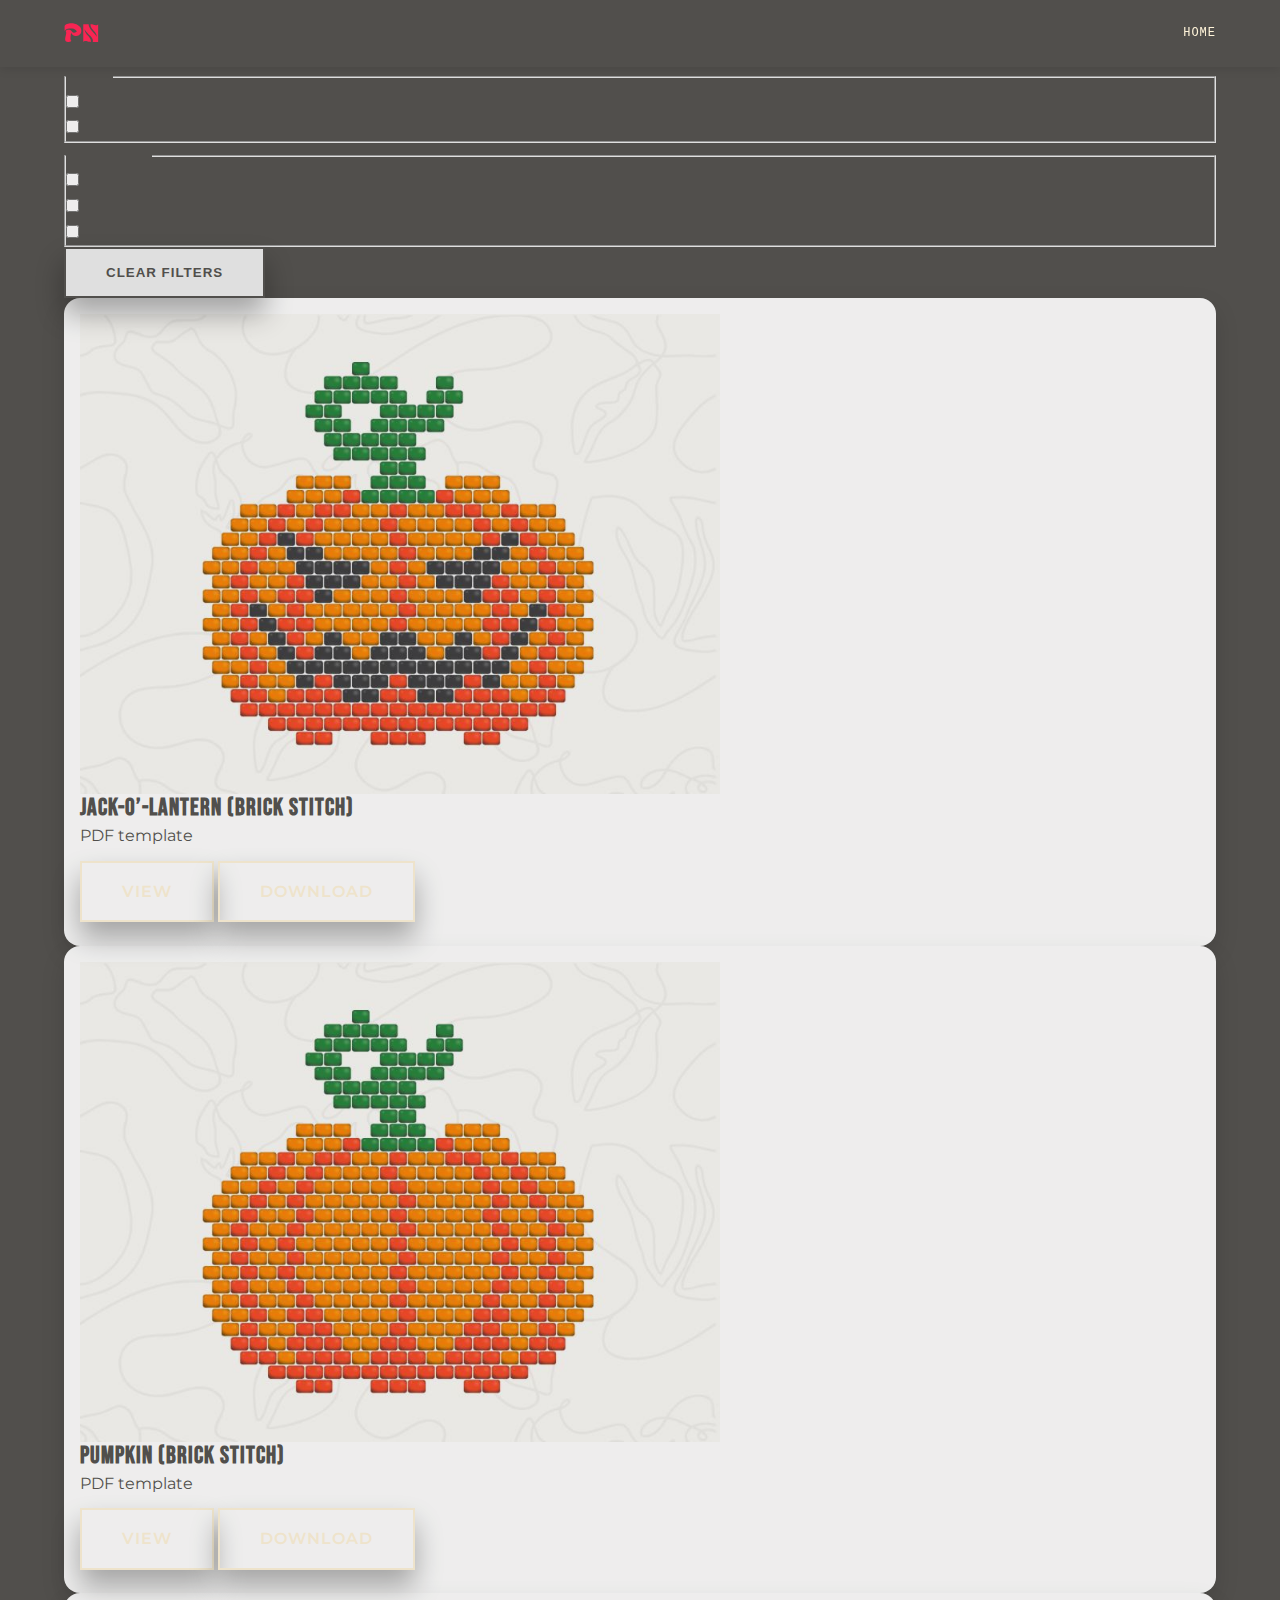
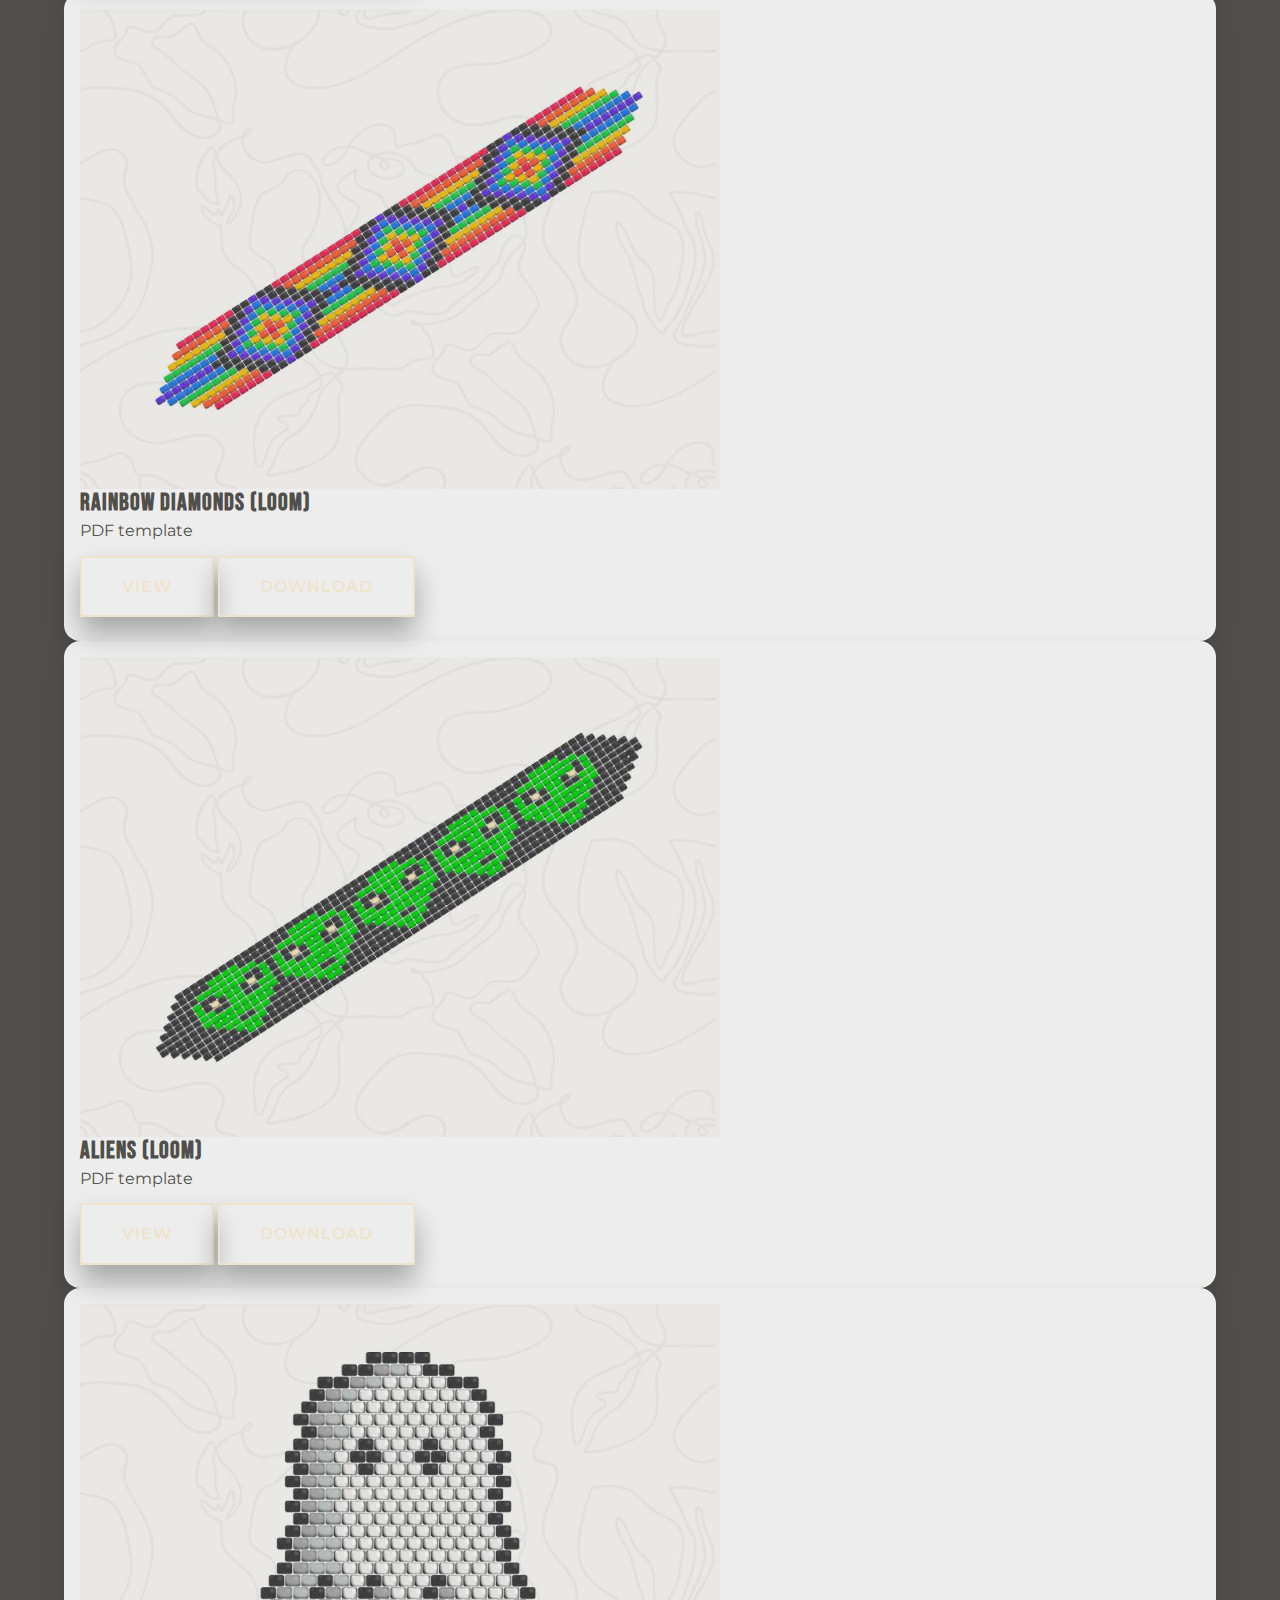
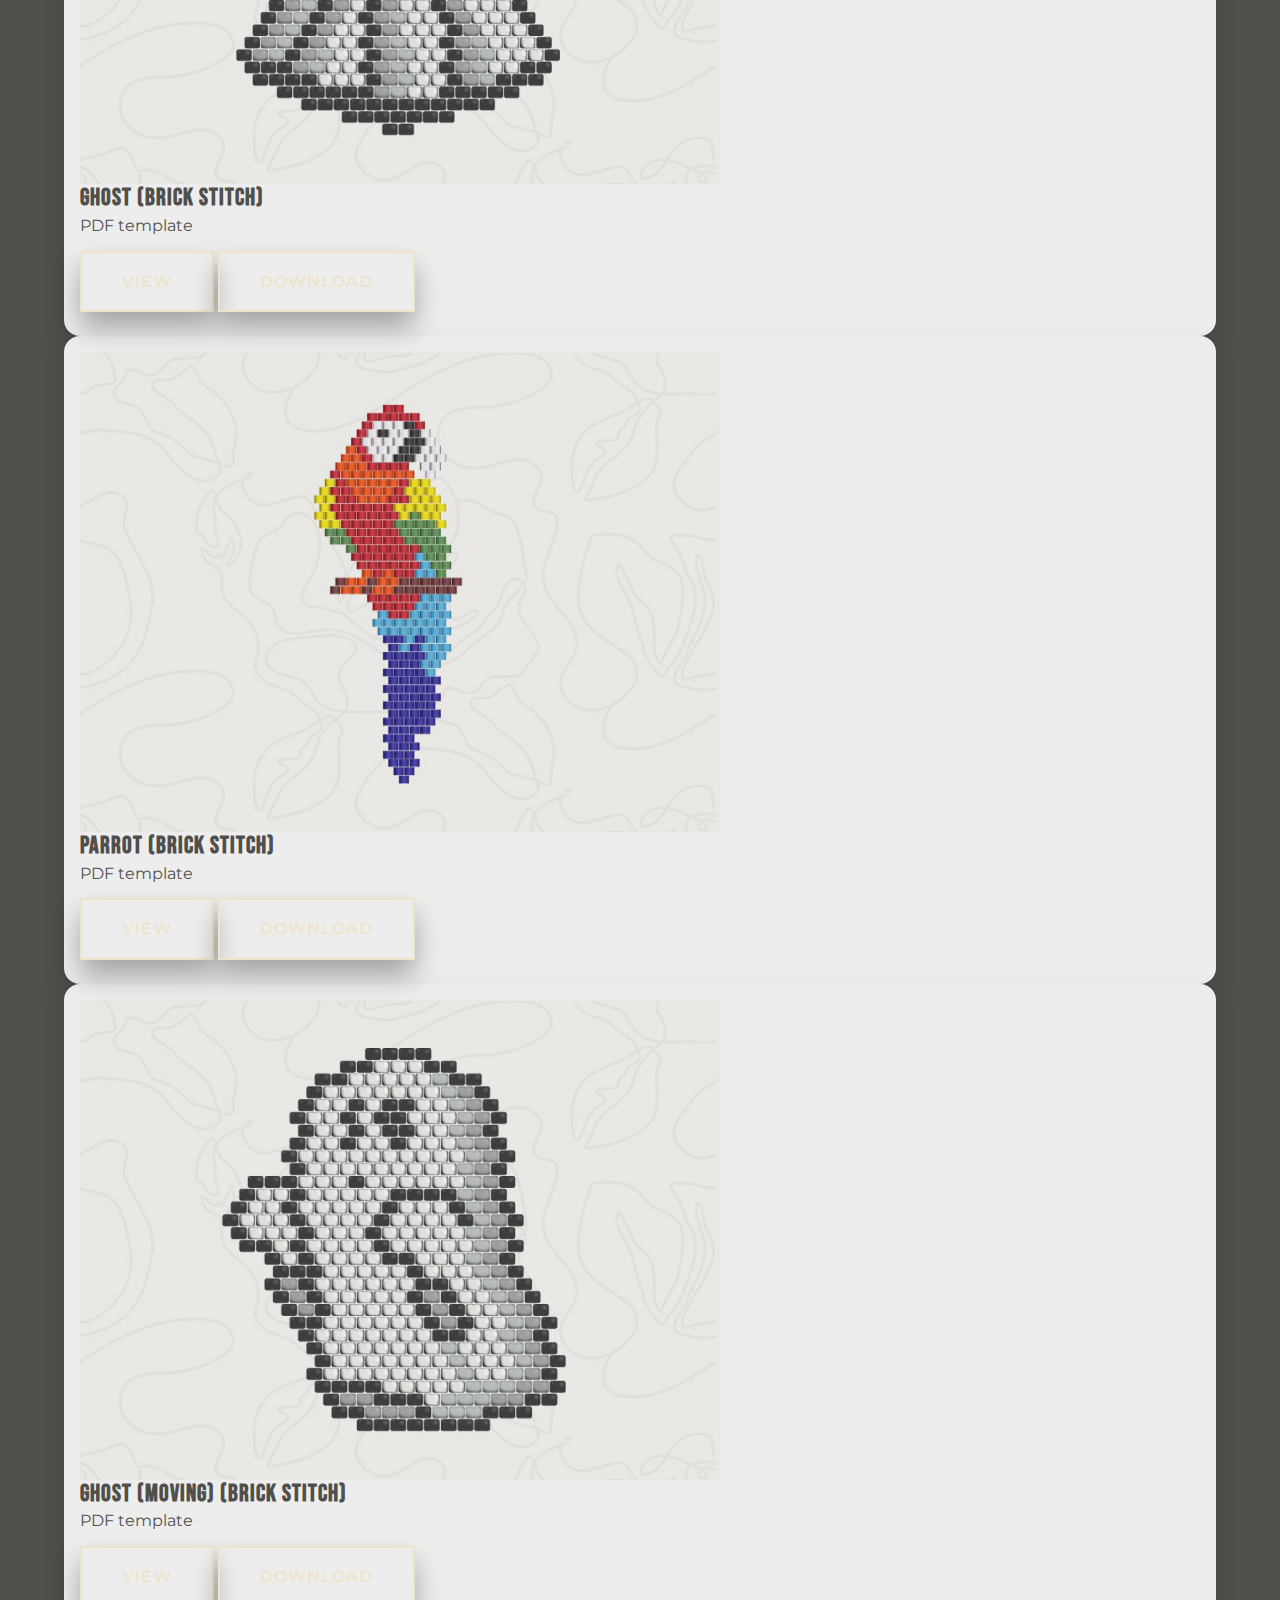
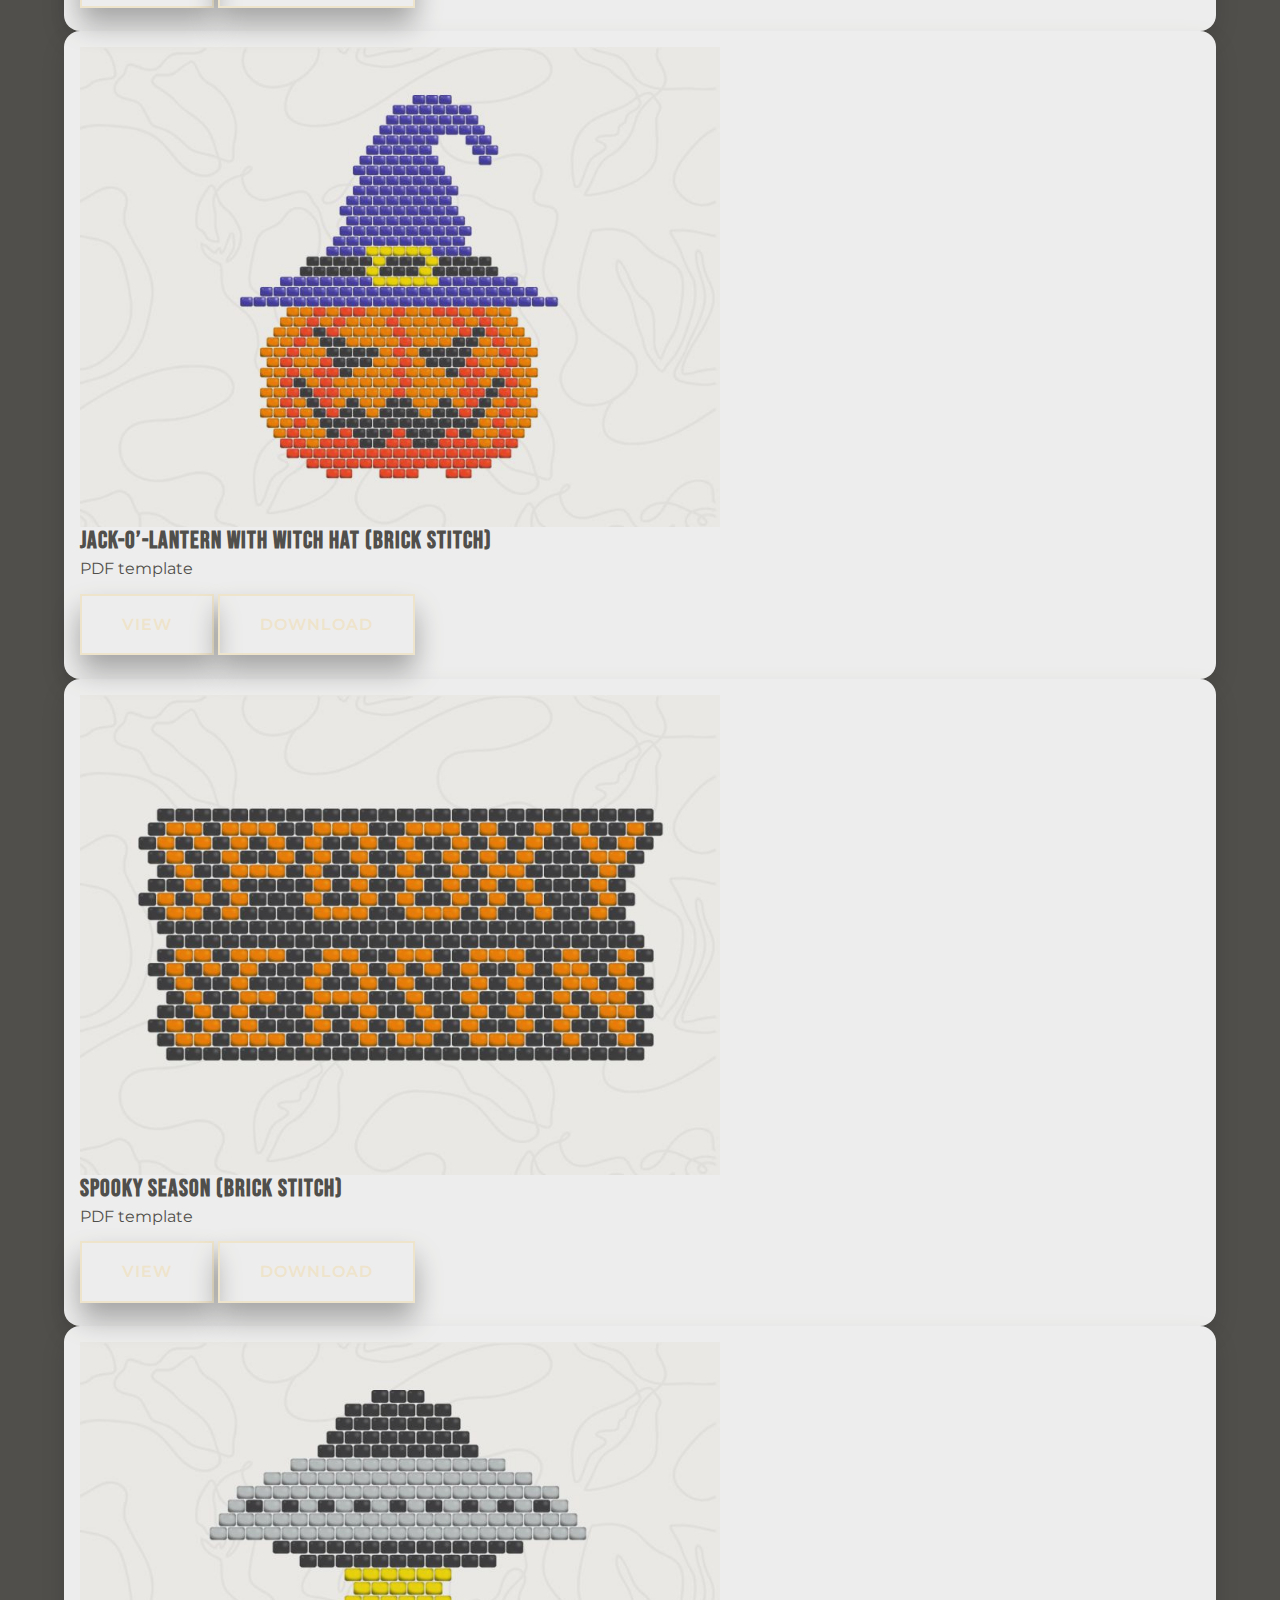
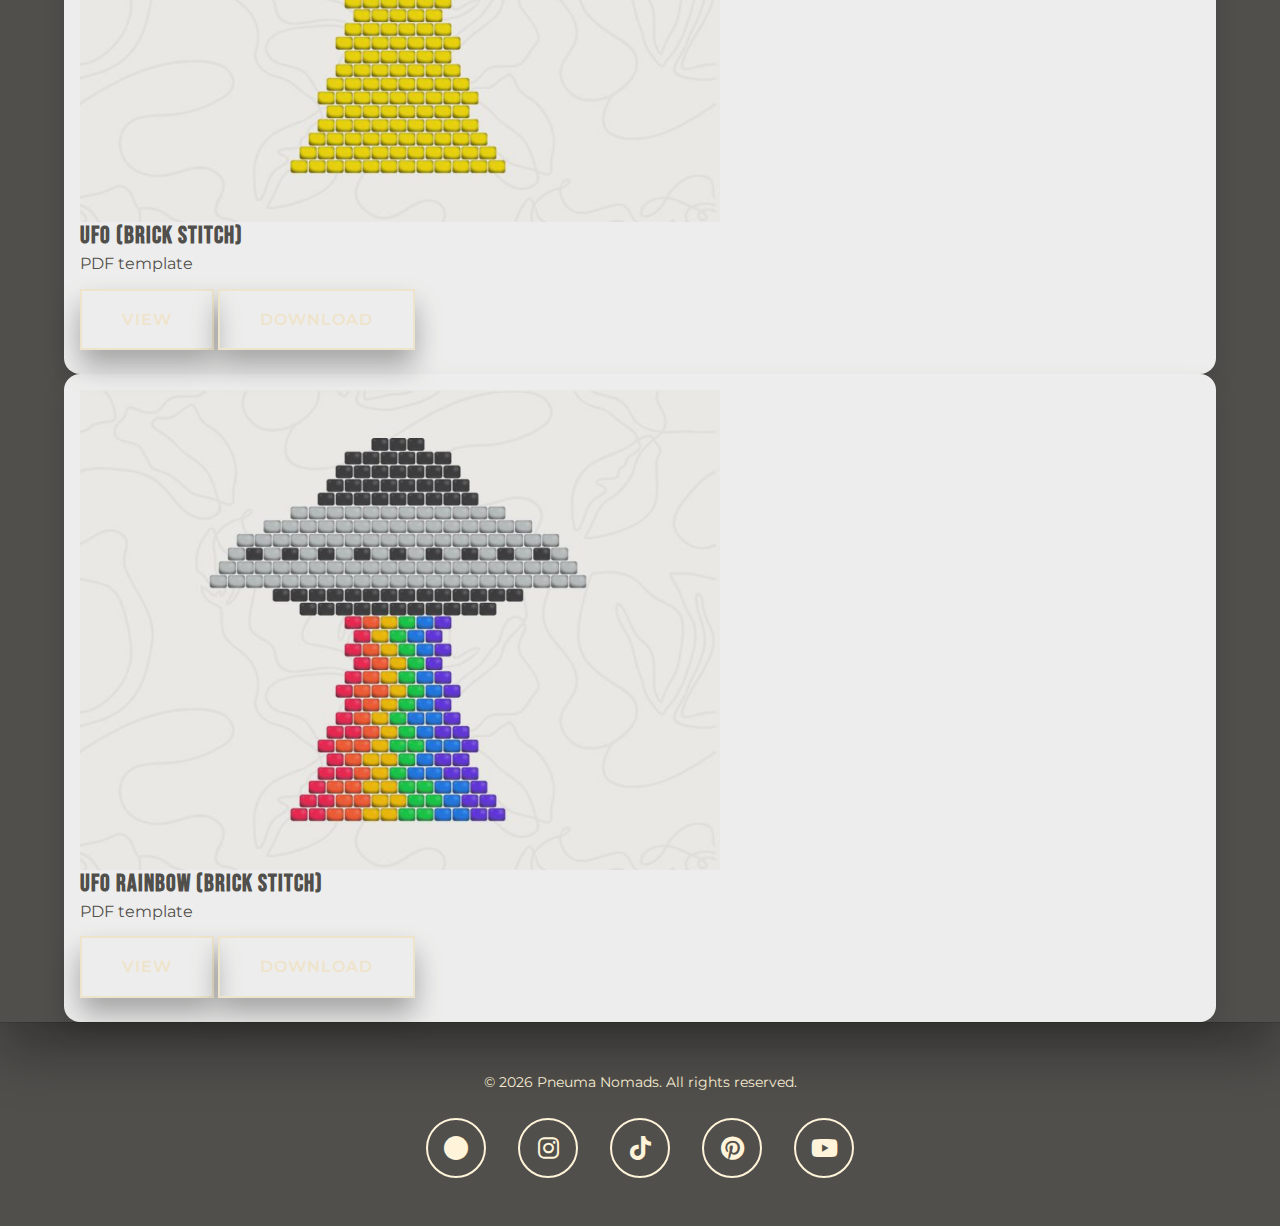
<file: beadingpatterns.html>
<!DOCTYPE html>
<html lang="en">
<head>
  <meta charset="UTF-8" />
  <meta name="viewport" content="width=device-width, initial-scale=1.0" />
  <title>Pneuma Nomads • Beading Patterns</title>

  <!-- Root-relative so it works from any folder -->
  <link rel="stylesheet" href="/style.css" />
  <link rel="stylesheet" href="https://cdnjs.cloudflare.com/ajax/libs/font-awesome/6.0.0/css/all.min.css" />
  <link href="https://fonts.googleapis.com/css2?family=Bebas+Neue&family=Montserrat:wght@400;500;600&display=swap" rel="stylesheet" />

  <!-- Favicons -->
  <link rel="icon" type="image/png" href="/my-favicon/favicon-96x96.png" sizes="96x96" />
  <link rel="icon" type="image/svg+xml" href="/my-favicon/favicon.svg" />
  <link rel="shortcut icon" href="/my-favicon/favicon.ico" />
  <link rel="apple-touch-icon" sizes="180x180" href="/my-favicon/apple-touch-icon.png" />
  <meta name="apple-mobile-web-app-title" content="PN" />
  <link rel="manifest" href="/my-favicon/site.webmanifest" />

  <meta name="description" content="Nomadic couple living full-time in an RV. Sharing travel adventures, off-grid RV life tips, and creative handmade + digital projects." />
  <meta name="keywords" content="handmade beadwork, beading patterns, digital patterns, rv life, travel, nature, gay, couple, digital nomads, nomadic lifestyle, pneuma nomads" />
  <meta name="author" content="Chad Riley" />
</head>

<body>
  <!-- Navigation -->
  <nav id="navbar">
    <div class="container">
      <div class="logo">
        <a href="/#hero" aria-label="Go to top">
          <img
            src="/images/pn_logo.svg"
            alt="Pneuma Nomads logo Retro looks PN"
            width="50"
            height="50"
          />
        </a>
      </div>

      <div class="nav-links">
        <a href="/#hero">Home</a>
      </div>

      <button class="hamburger" aria-label="Menu">
        <span></span><span></span><span></span>
      </button>
    </div>
  </nav>

<!-- Main -->
<section id="beadingpatterns">
  <div class="container">
    <h1>Beading Patterns</h1>
    <p>Click “View” to open in a new tab, or “Download” to save the PDF.</p>

    <div class="bp-layout">
      <aside class="bp-filters" aria-label="Filter patterns" aria-controls="bp-cards">
        <form id="bp-filter-form">
          <fieldset>
            <legend>Types</legend>
            <div>
              <input type="checkbox" id="bp-type-brick" name="type" value="brick-stitch" />
              <label for="bp-type-brick">Brick Stitch</label>
            </div>
            <div>
              <input type="checkbox" id="bp-type-loom" name="type" value="loom" />
              <label for="bp-type-loom">Loom</label>
            </div>
          </fieldset>
          <fieldset>
            <legend>Categories</legend>
            <div>
              <input type="checkbox" id="bp-cat-halloween" name="category" value="halloween" />
              <label for="bp-cat-halloween">Halloween</label>
            </div>
            <div>
              <input type="checkbox" id="bp-cat-rainbow" name="category" value="rainbow" />
              <label for="bp-cat-rainbow">Rainbow</label>
            </div>
            <div>
              <input type="checkbox" id="bp-cat-animals" name="category" value="animals" />
              <label for="bp-cat-animals">Animals</label>
            </div>
          </fieldset>
          <button type="button" id="bp-clear" class="btn">Clear Filters</button>
        </form>
      </aside>

      <div id="bp-cards" class="cards" role="region" aria-label="Pattern cards">
      <article class="card" data-type="brick-stitch" data-categories="halloween">
        <div class="thumb" aria-hidden="true">
          <img alt="Jack-O’-Lantern beading pattern thumbnail" width="640" height="480" 
               src="assets/jackolantern.jpg">
        </div>
        <h2>Jack-O’-Lantern (Brick Stitch)</h2>
        <p>PDF template</p>
        <div class="actions">
          <a class="btn-light" href="assets/jackolantern.pdf" target="_blank" rel="noopener">View</a>
          <a class="btn-light" href="assets/jackolantern.pdf" download>Download</a>
        </div>
      </article>

      <article class="card" data-type="brick-stitch" data-categories="halloween">
        <div class="thumb" aria-hidden="true">
          <img alt="pumpkin beading pattern thumbnail" width="640" height="480" 
               src="assets/pumpkin.jpg">
        </div>
        <h2>Pumpkin (Brick Stitch)</h2>
        <p>PDF template</p>
        <div class="actions">
          <a class="btn-light" href="assets/pumpkin.pdf" target="_blank" rel="noopener">View</a>
          <a class="btn-light" href="assets/pumpkin.pdf" download>Download</a>
        </div>
      </article>

      <article class="card" data-type="loom" data-categories="rainbow">
        <div class="thumb" aria-hidden="true">
          <img alt="Rainbow Diamonds beading pattern thumbnail" width="640" height="480" 
               src="assets/rainbowdiamonds.jpg">
        </div>
        <h2>Rainbow Diamonds (Loom)</h2>
        <p>PDF template</p>
        <div class="actions">
          <a class="btn-light" href="assets/rainbowdiamonds.pdf" target="_blank" rel="noopener">View</a>
          <a class="btn-light" href="assets/rainbowdiamonds.pdf" download>Download</a>
        </div>
      </article>

      <article class="card" data-type="loom" data-categories="halloween">
        <div class="thumb" aria-hidden="true">
          <img alt="Aliens beading pattern thumbnail" width="640" height="480"
               src="assets/aliens.jpg">
        </div>
        <h2>Aliens (Loom)</h2>
        <p>PDF template</p>
        <div class="actions">
          <a class="btn-light" href="assets/Aliens.pdf" target="_blank" rel="noopener">View</a>
          <a class="btn-light" href="assets/Aliens.pdf" download>Download</a>
        </div>
      </article>

      <article class="card" data-type="brick-stitch" data-categories="halloween">
        <div class="thumb" aria-hidden="true">
          <img alt="Ghost beading pattern thumbnail" width="640" height="480"
               src="assets/ghost.jpg">
        </div>
        <h2>Ghost (Brick Stitch)</h2>
        <p>PDF template</p>
        <div class="actions">
          <a class="btn-light" href="assets/ghost.pdf" target="_blank" rel="noopener">View</a>
          <a class="btn-light" href="assets/ghost.pdf" download>Download</a>
        </div>
      </article>

      <article class="card" data-type="brick-stitch" data-categories="animals">
        <div class="thumb" aria-hidden="true">
          <img alt="Parrot beading pattern thumbnail" width="640" height="480"
               src="assets/parrot.jpg">
        </div>
        <h2>Parrot (Brick Stitch)</h2>
        <p>PDF template</p>
        <div class="actions">
          <a class="btn-light" href="assets/parrot.pdf" target="_blank" rel="noopener">View</a>
          <a class="btn-light" href="assets/parrot.pdf" download>Download</a>
        </div>
      </article>
        

      <article class="card" data-type="brick-stitch" data-categories="halloween">
        <div class="thumb" aria-hidden="true">
          <img alt="Ghost Moving beading pattern thumbnail" width="640" height="480"
               src="assets/ghostmoving.jpg">
        </div>
        <h2>Ghost (Moving) (Brick Stitch)</h2>
        <p>PDF template</p>
        <div class="actions">
          <a class="btn-light" href="assets/ghostmoving.pdf" target="_blank" rel="noopener">View</a>
          <a class="btn-light" href="assets/ghostmoving.pdf" download>Download</a>
        </div>
      </article>

      <article class="card" data-type="brick-stitch" data-categories="halloween">
        <div class="thumb" aria-hidden="true">
          <img alt="Jack-O’-Lantern with Witch Hat beading pattern thumbnail" width="640" height="480"
               src="assets/jackolanternwitchhat.jpg">
        </div>
        <h2>Jack-O’-Lantern with Witch Hat (Brick Stitch)</h2>
        <p>PDF template</p>
        <div class="actions">
          <a class="btn-light" href="assets/jackolanternwitchhat.pdf" target="_blank" rel="noopener">View</a>
          <a class="btn-light" href="assets/jackolanternwitchhat.pdf" download>Download</a>
        </div>
      </article>

      <article class="card" data-type="brick-stitch" data-categories="halloween">
        <div class="thumb" aria-hidden="true">
          <img alt="Spooky Season beading pattern thumbnail" width="640" height="480"
               src="assets/spookyseason.jpg">
        </div>
        <h2>Spooky Season (Brick Stitch)</h2>
        <p>PDF template</p>
        <div class="actions">
          <a class="btn-light" href="assets/spookyseason.pdf" target="_blank" rel="noopener">View</a>
          <a class="btn-light" href="assets/spookyseason.pdf" download>Download</a>
        </div>
      </article>

      <article class="card" data-type="brick-stitch" data-categories="halloween">
        <div class="thumb" aria-hidden="true">
          <img alt="UFO beading pattern thumbnail" width="640" height="480"
               src="assets/ufo.jpg">
        </div>
        <h2>UFO (Brick Stitch)</h2>
        <p>PDF template</p>
        <div class="actions">
          <a class="btn-light" href="assets/ufo.pdf" target="_blank" rel="noopener">View</a>
          <a class="btn-light" href="assets/ufo.pdf" download>Download</a>
        </div>
      </article>

      <article class="card" data-type="brick-stitch" data-categories="rainbow">
        <div class="thumb" aria-hidden="true">
          <img alt="UFO Rainbow beading pattern thumbnail" width="640" height="480"
               src="assets/uforainbow.jpg">
        </div>
        <h2>UFO Rainbow (Brick Stitch)</h2>
        <p>PDF template</p>
        <div class="actions">
          <a class="btn-light" href="assets/uforainbow.pdf" target="_blank" rel="noopener">View</a>
          <a class="btn-light" href="assets/uforainbow.pdf" download>Download</a>
        </div>
      </article>

    </div> <!-- /#bp-cards -->
    </div> <!-- /.bp-layout -->
  </div>
</section>

  <!-- Footer -->
  <footer>
    <div class="container">
      <p>&copy; <span id="year"></span> Pneuma Nomads. All rights reserved.</p>
      <div class="social-icons">
        <a href="https://zora.co/@pneumanomads" target="_blank" rel="noopener noreferrer" aria-label="Zora"><i class="fas fa-circle"></i></a>
        <a href="https://www.instagram.com/pneumanomads/" target="_blank" rel="noopener noreferrer" aria-label="Instagram"><i class="fab fa-instagram"></i></a>
        <a href="https://www.tiktok.com/@pneumanomads" target="_blank" rel="noopener noreferrer" aria-label="TikTok"><i class="fab fa-tiktok"></i></a>
        <a href="https://pinterest.com/pneumanomads" target="_blank" rel="noopener noreferrer" aria-label="Pinterest"><i class="fab fa-pinterest"></i></a>
        <a href="https://www.youtube.com/@PneumaNomads" target="_blank" rel="noopener noreferrer" aria-label="YouTube"><i class="fab fa-youtube"></i></a>
      </div>
    </div>
  </footer>

  <!-- Back to Top Button -->
  <a href="/#hero" class="back-to-top" aria-label="Back to top">
    <i class="fas fa-arrow-up"></i>
  </a>

  <script>
    // Set current year in footer
    document.getElementById('year').textContent = new Date().getFullYear();

    // Mobile menu toggle
    const hamburger = document.querySelector('.hamburger');
    const navLinks = document.querySelector('.nav-links');
    hamburger.addEventListener('click', () => {
      navLinks.classList.toggle('active');
      hamburger.classList.toggle('active');
    });

    // Smooth scroll for local anchors on this page (none by default)
    document.querySelectorAll('a[href^="#"]').forEach(anchor => {
      anchor.addEventListener('click', function (e) {
        e.preventDefault();
        const target = document.querySelector(this.getAttribute('href'));
        if (target) target.scrollIntoView({ behavior: 'smooth' });
        navLinks.classList.remove('active');
        hamburger.classList.remove('active');
      });
    });

    // Show/hide back to top button
    window.addEventListener('scroll', () => {
      const backToTop = document.querySelector('.back-to-top');
      if (window.pageYOffset > 300) backToTop.classList.add('show');
      else backToTop.classList.remove('show');
    });

    // Beading Patterns: Filtering (progressive enhancement)
    (function () {
      const form = document.getElementById('bp-filter-form');
      const cardsContainer = document.getElementById('bp-cards');
      if (!form || !cardsContainer) return; // Only on this page

      const clearBtn = document.getElementById('bp-clear');
      const cards = Array.from(cardsContainer.querySelectorAll('.card'));

      function getSelected(name) {
        return Array.from(form.querySelectorAll(`input[name="${name}"]:checked`)).map(i => i.value.toLowerCase());
      }

      function applyFilter() {
        const selectedTypes = getSelected('type');
        const selectedCats = getSelected('category');

        let visibleCount = 0;
        cardsContainer.setAttribute('aria-busy', 'true');

        for (const card of cards) {
          const cardType = (card.dataset.type || '').toLowerCase();
          const cardCats = (card.dataset.categories || '').toLowerCase().split(',').map(s => s.trim()).filter(Boolean);

          const typePass = selectedTypes.length === 0 || selectedTypes.includes(cardType);
          const catPass = selectedCats.length === 0 || selectedCats.some(c => cardCats.includes(c));
          const show = typePass && catPass;

          card.style.display = show ? '' : 'none';
          card.setAttribute('aria-hidden', show ? 'false' : 'true');
          if (show) visibleCount++;
        }

        // Update region label to announce count succinctly
        const baseLabel = 'Pattern cards';
        cardsContainer.setAttribute('aria-label', `${baseLabel} (${visibleCount} shown)`);
        cardsContainer.removeAttribute('aria-busy');
      }

      form.addEventListener('change', applyFilter);

      if (clearBtn) {
        clearBtn.addEventListener('click', () => {
          form.querySelectorAll('input[type="checkbox"]').forEach(cb => { cb.checked = false; });
          applyFilter();
          // Return focus to the first control for keyboard users
          const firstControl = form.querySelector('input[type="checkbox"]') || form.querySelector('button, input, select');
          if (firstControl) firstControl.focus();
        });
      }

      // Initial call ensures ARIA label reflects full count
      applyFilter();
    })();
  </script>
</body>
</html>
</file>
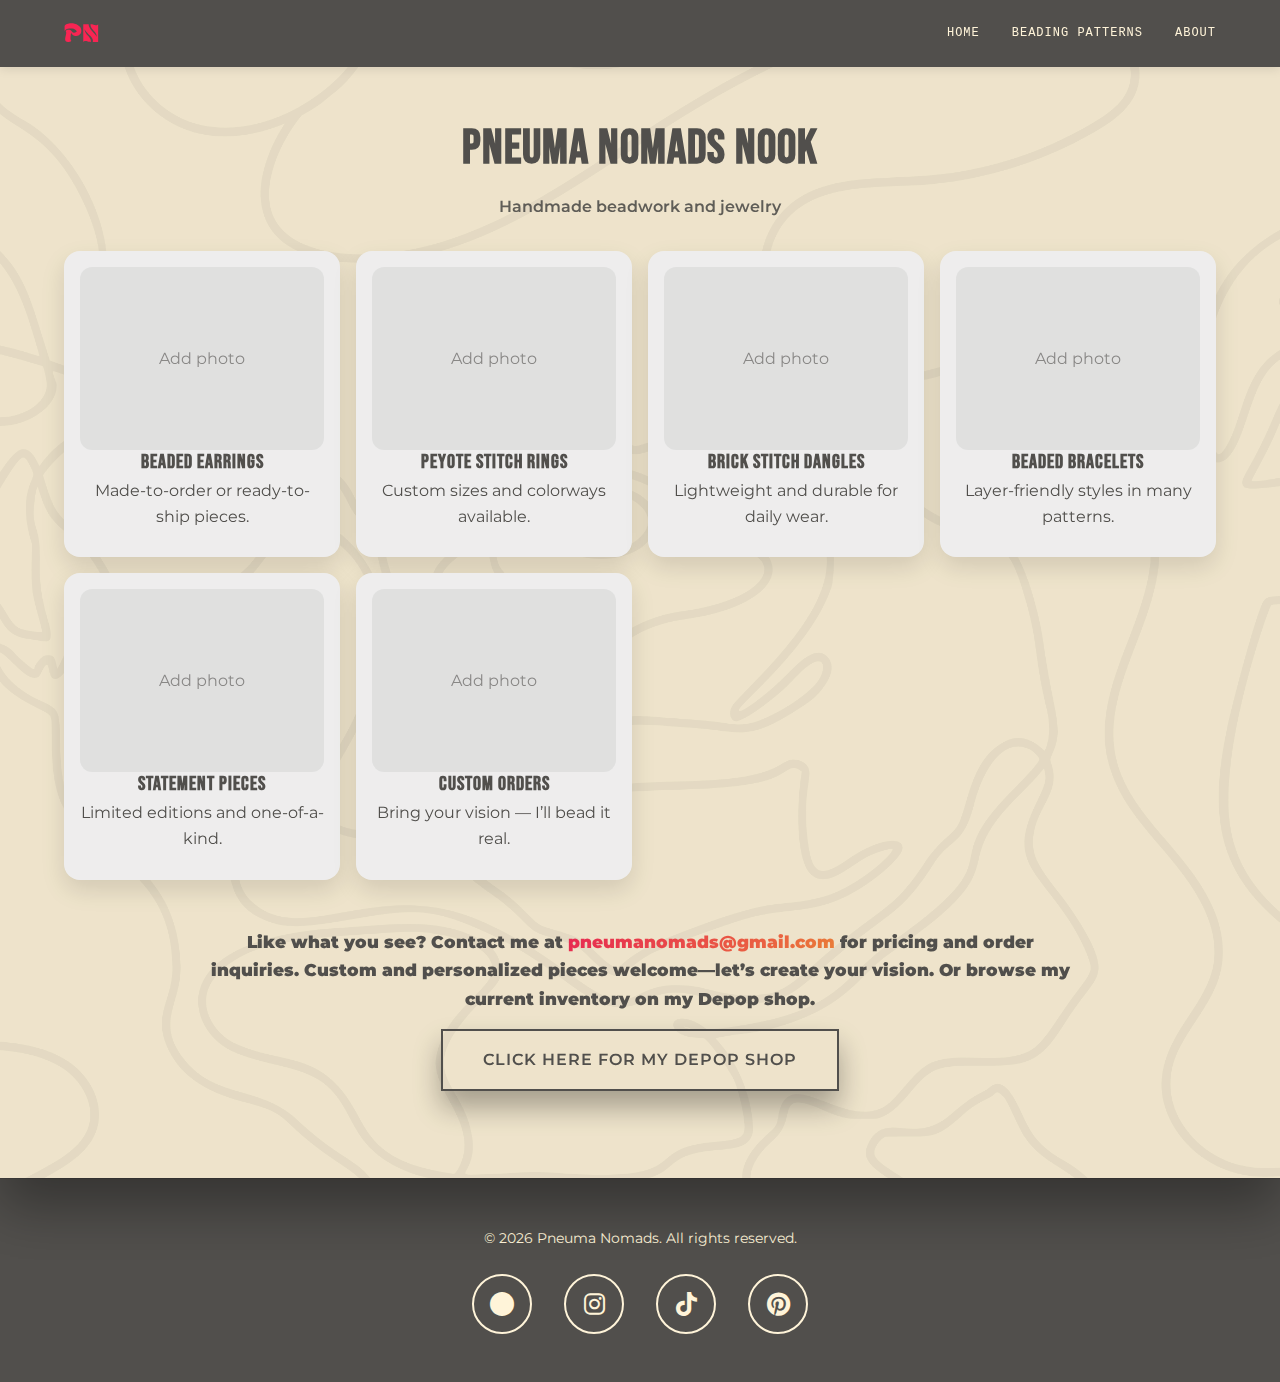
<file: nook.html>
<!DOCTYPE html>
<html lang="en">
<head>
    <meta charset="UTF-8">
    <meta name="viewport" content="width=device-width, initial-scale=1.0">
    <title>Pneuma Nomads</title>
    <link rel="stylesheet" href="style.css">
    <link rel="stylesheet" href="https://cdnjs.cloudflare.com/ajax/libs/font-awesome/6.0.0/css/all.min.css">
    <link href="https://fonts.googleapis.com/css2?family=Bebas+Neue&family=Montserrat:wght@400;500;600&display=swap" rel="stylesheet">
    <link rel="icon" type="image/png" href="my-favicon/favicon-96x96.png" sizes="96x96" />
    <link rel="icon" type="image/svg+xml" href="my-favicon/favicon.svg" />
    <link rel="shortcut icon" href="my-favicon/favicon.ico" />
    <link rel="apple-touch-icon" sizes="180x180" href="my-favicon/apple-touch-icon.png" />
    <meta name="apple-mobile-web-app-title" content="PN" />
    <link rel="manifest" href="my-favicon/site.webmanifest" />
    <meta name="description" content="Nomadic couple living full-time in an RV. Sharing travel adventures, off-grid RV life tips, and creative handmade + digital projects." />
    <meta name="keywords" content="handmade beadwork, beading patterns, digital patterns, rv life, travel, nature, gay, couple, digital nomads, nomadic lifestyle, pneuma nomads" />
    <meta name="author" content="Chad Riley" />
</head>
<body>
    <!-- Navigation -->
    <nav id="navbar">
        <div class="container">
            <div class="logo">
                <a href="#top">
                    <img
                      src="images/pn_logo.svg"
                      alt="Pneuma Nomads logo Retro looks PN"
                      width="50"
                      height="50"
                    >
                </a>
            </div>
            <div class="nav-links">
                <a href="#top">Home</a>
                <a href="beadingpatterns.html">Beading Patterns</a>
                <a href="#about">About</a>
            </div>
            <button class="hamburger" aria-label="Menu">
                <span></span>
                <span></span>
                <span></span>
            </button>
        </div>
    </nav>

    <!-- Top Anchor for smooth scroll/back-to-top (zero-size anchor) -->
    <a id="top" aria-hidden="true" style="display:block;height:0;line-height:0;font-size:0;margin:0;padding:0;"></a>

    <!-- Jewelry Gallery Section -->
    <section id="nook-gallery" style="padding: var(--section-padding); background-color: var(--light); background-image: url('images/dark.png'); background-size: cover; background-position: center; background-repeat: no-repeat; color: var(--dark);">
        <div class="container" style="text-align:center;">
            <h2 style="font-size:3rem; margin-bottom:1rem; padding-top: 2.5rem;">Pneuma Nomads Nook</h2>
            <p class="subheadline" style="margin-bottom:2rem;">Handmade beadwork and jewelry</p>

            <!-- Reuse global .grid and .card styles for a clean gallery -->
            <div class="grid" style="margin-top: 1.25rem;">
                <!-- Gallery Item 1 -->
                <article class="card">
                    <div class="thumb" style="width:100%; aspect-ratio: 4 / 3; border-radius: 12px; overflow:hidden; background: rgba(0,0,0,0.06); display:flex; align-items:center; justify-content:center;">
                        <span style="opacity:0.6;">Add photo</span>
                    </div>
                    <h3>Beaded Earrings</h3>
                    <p>Made-to-order or ready-to-ship pieces.</p>
                </article>

                <!-- Gallery Item 2 -->
                <article class="card">
                    <div class="thumb" style="width:100%; aspect-ratio: 4 / 3; border-radius: 12px; overflow:hidden; background: rgba(0,0,0,0.06); display:flex; align-items:center; justify-content:center;">
                        <span style="opacity:0.6;">Add photo</span>
                    </div>
                    <h3>Peyote Stitch Rings</h3>
                    <p>Custom sizes and colorways available.</p>
                </article>

                <!-- Gallery Item 3 -->
                <article class="card">
                    <div class="thumb" style="width:100%; aspect-ratio: 4 / 3; border-radius: 12px; overflow:hidden; background: rgba(0,0,0,0.06); display:flex; align-items:center; justify-content:center;">
                        <span style="opacity:0.6;">Add photo</span>
                    </div>
                    <h3>Brick Stitch Dangles</h3>
                    <p>Lightweight and durable for daily wear.</p>
                </article>

                <!-- Gallery Item 4 -->
                <article class="card">
                    <div class="thumb" style="width:100%; aspect-ratio: 4 / 3; border-radius: 12px; overflow:hidden; background: rgba(0,0,0,0.06); display:flex; align-items:center; justify-content:center;">
                        <span style="opacity:0.6;">Add photo</span>
                    </div>
                    <h3>Beaded Bracelets</h3>
                    <p>Layer-friendly styles in many patterns.</p>
                </article>

                <!-- Gallery Item 5 -->
                <article class="card">
                    <div class="thumb" style="width:100%; aspect-ratio: 4 / 3; border-radius: 12px; overflow:hidden; background: rgba(0,0,0,0.06); display:flex; align-items:center; justify-content:center;">
                        <span style="opacity:0.6;">Add photo</span>
                    </div>
                    <h3>Statement Pieces</h3>
                    <p>Limited editions and one-of-a-kind.</p>
                </article>

                <!-- Gallery Item 6 -->
                <article class="card">
                    <div class="thumb" style="width:100%; aspect-ratio: 4 / 3; border-radius: 12px; overflow:hidden; background: rgba(0,0,0,0.06); display:flex; align-items:center; justify-content:center;">
                        <span style="opacity:0.6;">Add photo</span>
                    </div>
                    <h3>Custom Orders</h3>
                    <p>Bring your vision — I’ll bead it real.</p>
                </article>
            </div>
        </div>
        <div class="container" style="text-align:center; margin-top: 3rem;">
            <p style="max-width:860px; margin: 0 auto 1rem; font-size:1.05rem; line-height:1.7; font-weight:700;">
                <strong>Like what you see? Contact me at <a href="mailto:pneumanomads@gmail.com" class="rainbow-text">pneumanomads@gmail.com</a> for pricing and order inquiries. Custom and personalized pieces welcome—let’s create your vision. Or browse my current inventory on my Depop shop.</strong>
            </p>
            <div style="margin-top:1rem;">
                <a class="btn" href="https://www.depop.com/pneumanomads/" target="_blank" rel="noopener noreferrer">click here for my depop shop</a>
            </div>
        </div>
    </section>

    <!-- Footer -->
    <footer>
        <div class="container">
            <p>&copy; <span id="year"></span> Pneuma Nomads. All rights reserved.</p>
            <div class="social-icons">
                <a href="https://zora.co/@pneumanomads" target="_blank" rel="noopener noreferrer" aria-label="Zora"><i class="fas fa-circle"></i></a>
                <a href="https://www.instagram.com/pneumanomads/" target="_blank" rel="noopener noreferrer" aria-label="Instagram"><i class="fab fa-instagram"></i></a>
                <a href="https://www.tiktok.com/@pneumanomads" target="_blank" rel="noopener noreferrer" aria-label="TikTok"><i class="fab fa-tiktok"></i></a>
                <a href="https://pinterest.com/pneumanomads" target="_blank" rel="noopener noreferrer" aria-label="Pinterest"><i class="fab fa-pinterest"></i></a>
            </div>
        </div>
    </footer>

    <!-- Back to Top Button -->
    <a href="#top" class="back-to-top" aria-label="Back to top">
        <i class="fas fa-arrow-up"></i>
    </a>

    <script>
        // Set current year in footer
        document.getElementById('year').textContent = new Date().getFullYear();
        
        // Mobile menu toggle
        const hamburger = document.querySelector('.hamburger');
        const navLinks = document.querySelector('.nav-links');
        
        hamburger.addEventListener('click', () => {
            navLinks.classList.toggle('active');
            hamburger.classList.toggle('active');
        });

        // Smooth scroll for anchor links (guard if anchor not found)
        document.querySelectorAll('a[href^="#"]').forEach(anchor => {
            anchor.addEventListener('click', function (e) {
                const selector = this.getAttribute('href');
                const target = document.querySelector(selector);
                if (target) {
                    e.preventDefault();
                    target.scrollIntoView({ behavior: 'smooth' });
                    // Close mobile menu if open
                    navLinks.classList.remove('active');
                    hamburger.classList.remove('active');
                }
                // if no target exists on this page, allow default behavior
            });
        });

        // Show/hide back to top button
        window.addEventListener('scroll', () => {
            const backToTop = document.querySelector('.back-to-top');
            if (window.pageYOffset > 300) {
                backToTop.classList.add('show');
            } else {
                backToTop.classList.remove('show');
            }
        });
    </script>
</body>
</html>
</file>
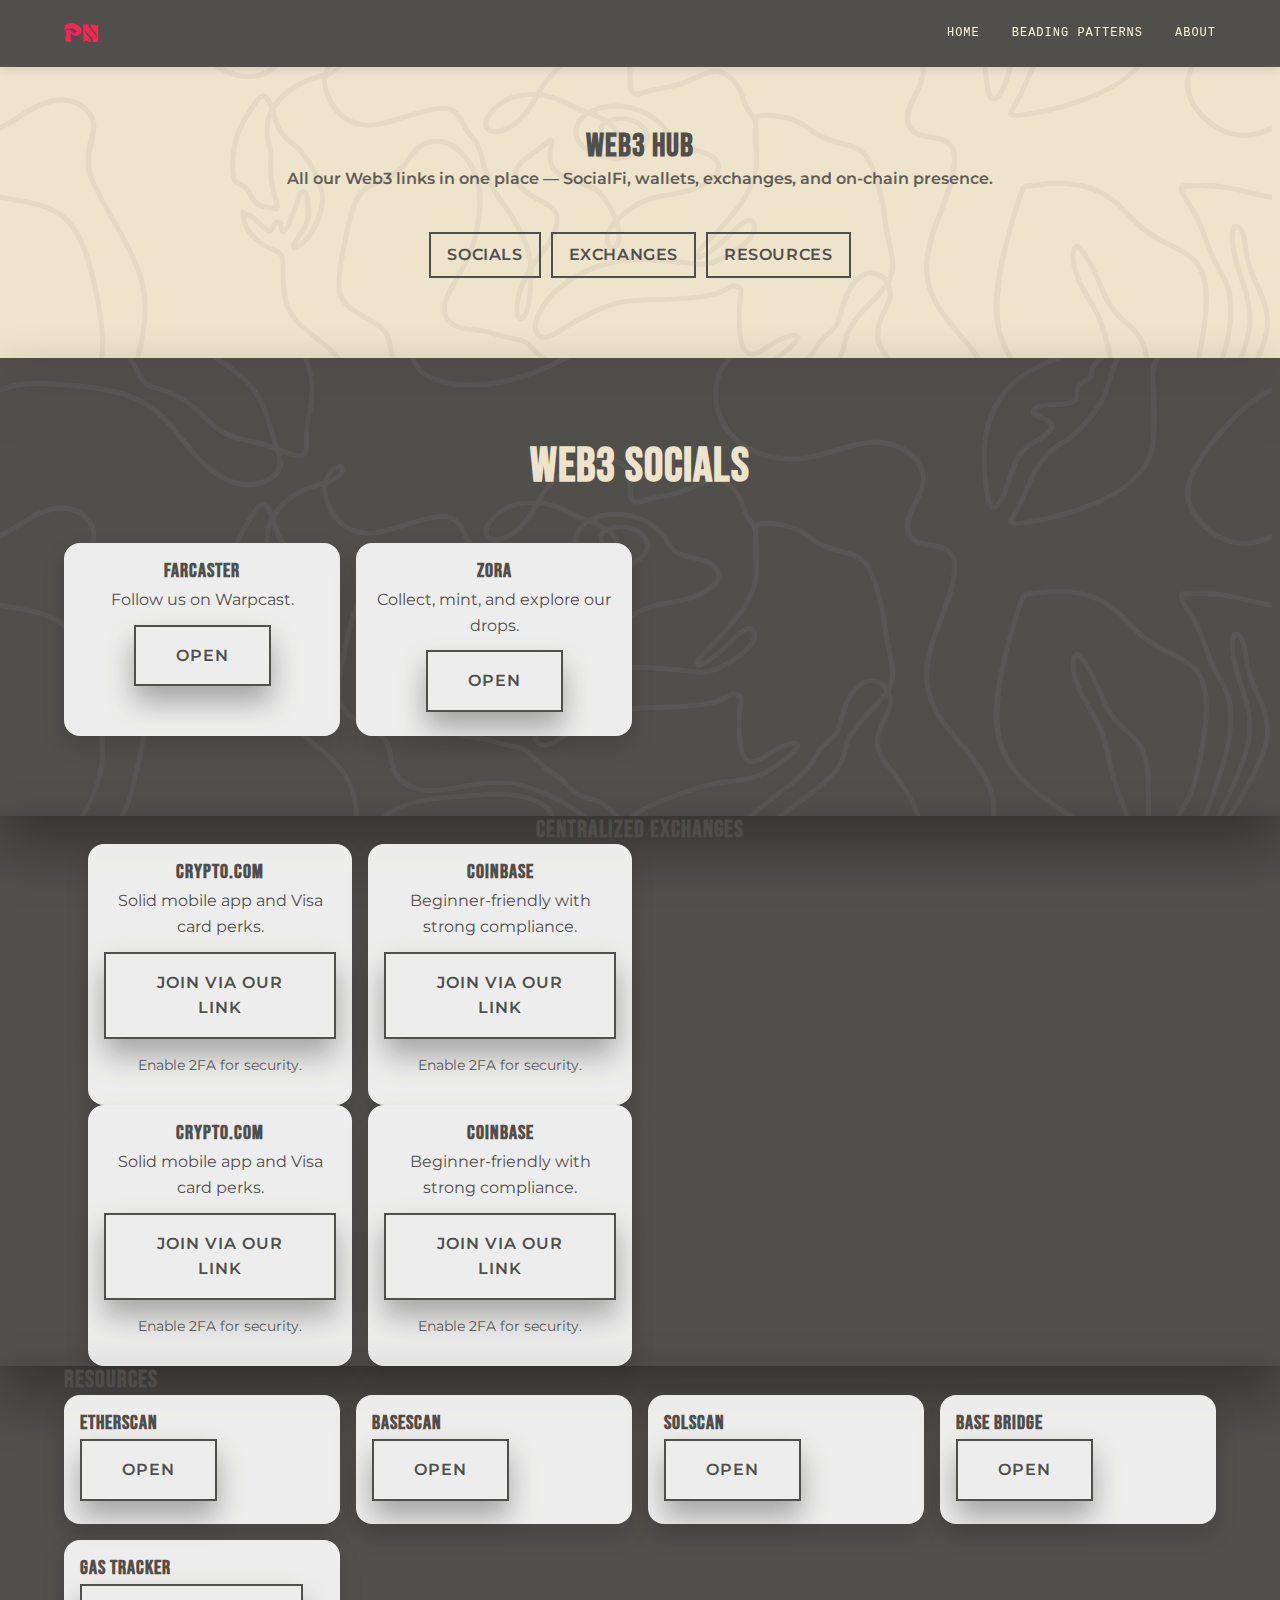
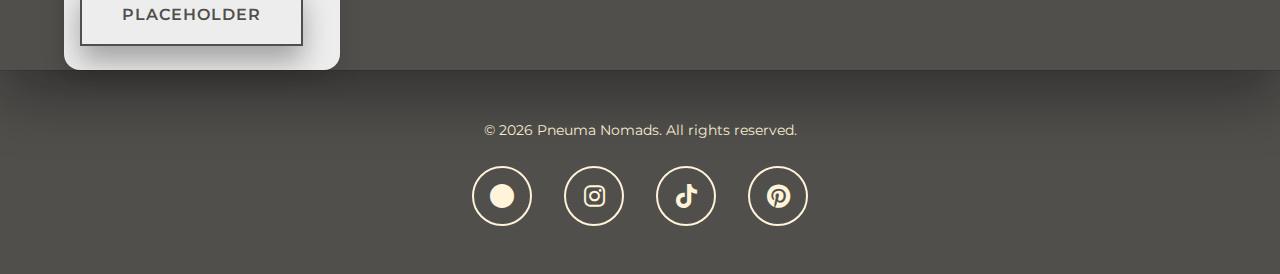
<file: web3.html>
<!DOCTYPE html>
<html lang="en">
<head>
  <meta charset="UTF-8" />
  <meta name="viewport" content="width=device-width, initial-scale=1.0" />
  <title>Pneuma Nomads — Web3</title>
  <meta name="description" content="All our Web3 links in one place: SocialFi profiles, wallets, exchanges, and on-chain presence." />
  <link rel="canonical" href="https://pneumanomads.xyz/web3.html" />

  <!-- Open Graph / Twitter -->
  <meta property="og:type" content="website" />
  <meta property="og:title" content="Pneuma Nomads — Web3" />
  <meta property="og:description" content="All our Web3 links in one place: SocialFi profiles, wallets, exchanges, and on-chain presence." />
  <meta property="og:url" content="https://pneumanomads.xyz/web3.html" />
  <meta property="og:image" content="https://pneumanomads.xyz/images/hero_image.png" />
  <meta name="twitter:card" content="summary_large_image" />
  <meta name="twitter:title" content="Pneuma Nomads — Web3" />
  <meta name="twitter:description" content="All our Web3 links in one place: SocialFi profiles, wallets, exchanges, and on-chain presence." />
  <meta name="twitter:image" content="https://pneumanomads.xyz/images/hero_image.png" />

  <!-- Styles & Fonts -->
  <link rel="stylesheet" href="style.css" />
  <link rel="stylesheet" href="https://cdnjs.cloudflare.com/ajax/libs/font-awesome/6.0.0/css/all.min.css" />
  <link href="https://fonts.googleapis.com/css2?family=Bebas+Neue&family=Montserrat:wght@400;500;600&display=swap" rel="stylesheet" />

  <!-- Favicons -->
  <link rel="icon" type="image/png" href="my-favicon/favicon-96x96.png" sizes="96x96" />
  <link rel="icon" type="image/svg+xml" href="my-favicon/favicon.svg" />
  <link rel="shortcut icon" href="my-favicon/favicon.ico" />
  <link rel="apple-touch-icon" sizes="180x180" href="my-favicon/apple-touch-icon.png" />
  <meta name="apple-mobile-web-app-title" content="PN" />
  <link rel="manifest" href="my-favicon/site.webmanifest" />
</head>

<body>
  <!-- Navigation (replicated from site, with added Web3 link) -->
  <nav id="navbar">
    <div class="container">
      <div class="logo">
        <a href="index.html#hero" aria-label="Go to top">
          <img src="images/pn_logo.svg" alt="Pneuma Nomads logo Retro looks PN" width="50" height="50" />
        </a>
      </div>
      <div class="nav-links">
        <a href="index.html#hero">Home</a>
        <a href="beadingpatterns">Beading Patterns</a>
        <a href="index.html#about">About</a>
      </div>
      <button class="hamburger" aria-label="Menu">
        <span></span><span></span><span></span>
      </button>
    </div>
  </nav>

  <!-- Hero / Intro -->
  <section id="web3-hero">
    <div class="container" style="text-align:center;">
      <h1>Web3 Hub</h1>
      <p class="subheadline">All our Web3 links in one place — SocialFi, wallets, exchanges, and on-chain presence.</p>

      <!-- Quick Nav (pill-style) -->
      <nav class="pill-nav" aria-label="Quick navigation">
        <a class="pill" href="#socials">Socials</a>
        <a class="pill" href="#exchanges">Exchanges</a>
        <a class="pill" href="#resources">Resources</a>
      </nav>
    </div>
  </section>

  <!-- Web3 Socials (SocialFi) -->
  <section id="socials">
    <div class="container">
      <h2>Web3 Socials</h2>
      <div class="grid">
        <article class="card">
          <h3>Farcaster</h3>
          <p>Follow us on Warpcast.</p>
          <a class="btn" href="https://warpcast.com/your-handle" target="_blank" rel="noopener" aria-label="Open Farcaster profile in new tab">Open</a>
        </article>
        <article class="card">
          <h3>Zora</h3>
          <p>Collect, mint, and explore our drops.</p>
          <a class="btn" href="https://zora.co/your-handle" target="_blank" rel="noopener" aria-label="Open Zora profile in new tab">Open</a>
        </article>
      </div>
    </div>
  </section>

  <!-- Exchanges -->
  <section id="exchanges">
    <div class="container" style="text-align:center;">
      <div class="container">
      <h2>Centralized Exchanges</h2>
      <div class="grid">
        <article class="card">
          <h3>Crypto.com</h3>
          <p>Solid mobile app and Visa card perks.</p>
          <a class="btn" href="https://crypto.com/app/YOUR-AFFILIATE" target="_blank" rel="noopener">Join via our link</a>
          <p style="margin-top:0.5rem;font-size:0.9rem;opacity:0.9;">Enable 2FA for security.</p>
        </article>
        <article class="card">
          <h3>Coinbase</h3>
          <p>Beginner‑friendly with strong compliance.</p>
          <a class="btn" href="https://www.coinbase.com/join/YOUR-AFFILIATE" target="_blank" rel="noopener">Join via our link</a>
          <p style="margin-top:0.5rem;font-size:0.9rem;opacity:0.9;">Enable 2FA for security.</p>
        </article>
    </div>
    <div class="grid">
        <article class="card">
          <h3>Crypto.com</h3>
          <p>Solid mobile app and Visa card perks.</p>
          <a class="btn" href="https://crypto.com/app/YOUR-AFFILIATE" target="_blank" rel="noopener">Join via our link</a>
          <p style="margin-top:0.5rem;font-size:0.9rem;opacity:0.9;">Enable 2FA for security.</p>
        </article>
        <article class="card">
          <h3>Coinbase</h3>
          <p>Beginner‑friendly with strong compliance.</p>
          <a class="btn" href="https://www.coinbase.com/join/YOUR-AFFILIATE" target="_blank" rel="noopener">Join via our link</a>
          <p style="margin-top:0.5rem;font-size:0.9rem;opacity:0.9;">Enable 2FA for security.</p>
        </article>
    </div>
    </div>
    </div>
  </section>

  <!-- Resources -->
  <section id="resources">
    <div class="container">
      <h2>Resources</h2>
      <div class="grid">
        <article class="card">
          <h3>Etherscan</h3>
          <a class="btn" href="https://etherscan.io/" target="_blank" rel="noopener">Open</a>
        </article>
        <article class="card">
          <h3>BaseScan</h3>
          <a class="btn" href="https://basescan.org/" target="_blank" rel="noopener">Open</a>
        </article>
        <article class="card">
          <h3>Solscan</h3>
          <a class="btn" href="https://solscan.io/" target="_blank" rel="noopener">Open</a>
        </article>
        <article class="card">
          <h3>Base Bridge</h3>
          <a class="btn" href="https://bridge.base.org/" target="_blank" rel="noopener">Open</a>
        </article>
        <article class="card">
          <h3>Gas tracker</h3>
          <a class="btn" href="#" target="_blank" rel="noopener">placeholder</a>
        </article>
      </div>
    </div>
  </section>

  <!-- Footer (copied from homepage for pixel consistency) -->
  <footer>
    <div class="container">
      <p>&copy; <span id="year"></span> Pneuma Nomads. All rights reserved.</p>
      <div class="social-icons">
        <a href="https://zora.co/@pneumanomads" target="_blank" rel="noopener noreferrer" aria-label="Zora"><i class="fas fa-circle"></i></a>
        <a href="https://www.instagram.com/pneumanomads/" target="_blank" rel="noopener noreferrer" aria-label="Instagram"><i class="fab fa-instagram"></i></a>
        <a href="https://www.tiktok.com/@pneumanomads" target="_blank" rel="noopener noreferrer" aria-label="TikTok"><i class="fab fa-tiktok"></i></a>
        <a href="https://pinterest.com/pneumanomads" target="_blank" rel="noopener noreferrer" aria-label="Pinterest"><i class="fab fa-pinterest"></i></a>
      </div>
    </div>
  </footer>

  <!-- Back to Top Button -->
  <a href="#web3-hero" class="back-to-top" aria-label="Back to top">
    <i class="fas fa-arrow-up"></i>
  </a>

  <script>
    // Set current year in footer
    document.getElementById('year').textContent = new Date().getFullYear();

    // Mobile menu toggle (same as other pages)
    const hamburger = document.querySelector('.hamburger');
    const navLinks = document.querySelector('.nav-links');
    if (hamburger && navLinks) {
      hamburger.addEventListener('click', () => {
        navLinks.classList.toggle('active');
        hamburger.classList.toggle('active');
      });
    }

    // Smooth scroll for local anchors
    document.querySelectorAll('a[href^="#"]').forEach(anchor => {
      anchor.addEventListener('click', function (e) {
        const href = this.getAttribute('href');
        const target = document.querySelector(href);
        if (target) {
          e.preventDefault();
          target.scrollIntoView({ behavior: 'smooth' });
          navLinks && navLinks.classList.remove('active');
          hamburger && hamburger.classList.remove('active');
        }
      });
    });

    // Back to top visibility
    window.addEventListener('scroll', () => {
      const backToTop = document.querySelector('.back-to-top');
      if (!backToTop) return;
      if (window.pageYOffset > 300) backToTop.classList.add('show');
      else backToTop.classList.remove('show');
    });

    // Wallet interactions: copy + QR toggle (no heavy libs)
    (function () {
      const cards = Array.from(document.querySelectorAll('.wallet-card'));
      if (!cards.length) return;

      function copyToClipboard(text) {
        if (navigator.clipboard && navigator.clipboard.writeText) {
          return navigator.clipboard.writeText(text);
        }
        // Fallback
        const ta = document.createElement('textarea');
        ta.value = text; document.body.appendChild(ta); ta.select();
        try { document.execCommand('copy'); } catch (e) {}
        document.body.removeChild(ta);
        return Promise.resolve();
      }

      for (const card of cards) {
        const address = card.getAttribute('data-addr') || '';
        const copyBtn = card.querySelector('.js-copy');
        const qrBtn = card.querySelector('.js-qr');
        const qrWrap = card.querySelector('.qr-wrap');
        const canvas = qrWrap ? qrWrap.querySelector('canvas') : null;

        if (copyBtn) {
          copyBtn.addEventListener('click', async () => {
            await copyToClipboard(address);
            const prev = copyBtn.textContent;
            copyBtn.textContent = 'Copied!';
            copyBtn.disabled = true;
            setTimeout(() => { copyBtn.textContent = prev; copyBtn.disabled = false; }, 1200);
          });
        }

        if (qrBtn && qrWrap) {
          qrBtn.addEventListener('click', () => {
            const isHidden = qrWrap.hasAttribute('hidden');
            if (isHidden) {
              qrWrap.removeAttribute('hidden');
              qrBtn.setAttribute('aria-expanded', 'true');
              // TODO: plug in existing QR generator here:
              // if (typeof generateQRToCanvas === 'function' && canvas) generateQRToCanvas(address, canvas);
            } else {
              qrWrap.setAttribute('hidden', '');
              qrBtn.setAttribute('aria-expanded', 'false');
            }
          });
        }
      }
    })();
  </script>
</body>
</html>
</file>
<file: style.css>
/* Base Styles & Variables */
:root {
    /* Brand Colors */
    --red: #f82553;
    --orange: #fb6640;
    --gold: #f8c421;
    --green: #49cc5c;
    --blue: #2c7ce5;
    --purple: #6434e9;
    
    /* Neutral Colors */
    --light: #fff4d9;
    --dark: #514f4c;

    /* Same Old Samsara Colors */
    --hemp: #4f5232;
    
    /* Typography */
    --display-font: 'Bebas Neue', sans-serif;
    --body-font: 'Montserrat', sans-serif;
    --pixel-font: 'Press Start 2P', monospace;
    
    /* Spacing */
    --container-padding: 1.5rem;
    --section-padding: 5rem 0;
    --section-heading-size: 2.6rem;
}

/* Logo Color Classes */
.logo .color-1 { color: #f82553; } /* P, N */
.logo .color-2 { color: #fb6640; } /* n, o */
.logo .color-3 { color: #f8c421; } /* e, m */
.logo .color-4 { color: #49cc5c; } /* u, a */
.logo .color-5 { color: #2c7ce5; }  /* m, d */
.logo .color-6 { color: #6434e9; } /* a, s */

.logo {
    display: inline-flex;
    flex-wrap: wrap;
    align-items: center;
}

* {
    margin: 0;
    padding: 0;
    box-sizing: border-box;
}

html {
    scroll-behavior: smooth;
}

body {
    font-family: var(--body-font);
    line-height: 1.6;
    color: var(--dark);
    background-color: var(--dark);
    background-image: none;
    overflow-x: hidden;
}

body.home-page {
    background-color: var(--light);
    background-image: linear-gradient(rgba(255, 244, 217, 0.72), rgba(255, 244, 217, 0.72)), url('images/lightbackground.jpg');
    background-size: cover, 50% auto;
    background-position: center, top left;
    background-repeat: no-repeat, repeat;
    background-attachment: fixed, fixed;
}

.container {
    width: 100%;
    max-width: 1200px;
    margin: 0 auto;
    padding: 0 var(--container-padding);
}

body > .container + .container {
    margin-top: 2.5rem;
}

body > .container {
    max-width: 900px;
}

body > .container:first-of-type {
    margin-top: 6rem;
}

body > .container:last-of-type {
    margin-bottom: 2.5rem;
}

h1, h2, h3, h4, h5, h6 {
    font-family: var(--display-font);
    font-weight: 700;
    line-height: 1.2;
    text-transform: uppercase;
    letter-spacing: 1px;
}

#hero h2,
#pneumanomads h1,
#sameoldsamsara h2,
#sameoldsamsara h4 {
    font-family: var(--pixel-font);
}

a {
    text-decoration: none;
    color: inherit;
    transition: all 0.3s ease;
}

img {
    max-width: 100%;
    height: auto;
    display: block;
}

section {
    box-shadow: 0 28px 52px rgba(0, 0, 0, 0.38);
    opacity: 0.9;
}

.pn-title {
    display: flex;
    flex-wrap: wrap;
    justify-content: center;
    align-items: center;
    column-gap: 0.6ch;
    row-gap: 0;
}

.pn-word {
    display: inline-flex;
    flex-wrap: nowrap;
    white-space: nowrap;
}


.pn-title .pn-letter {
    display: inline-block;
    color: var(--hemp);
    animation: none;
}

.pn-word .pn-letter:nth-child(1) { --pn-offset: 0; }
.pn-word .pn-letter:nth-child(2) { --pn-offset: 1; }
.pn-word .pn-letter:nth-child(3) { --pn-offset: 2; }
.pn-word .pn-letter:nth-child(4) { --pn-offset: 3; }
.pn-word .pn-letter:nth-child(5) { --pn-offset: 4; }
.pn-word .pn-letter:nth-child(6) { --pn-offset: 5; }

@keyframes pn-cycle {
    0% { color: var(--red); }
    16.666% { color: var(--red); }
    16.667% { color: var(--orange); }
    33.333% { color: var(--orange); }
    33.334% { color: var(--gold); }
    50% { color: var(--gold); }
    50.001% { color: var(--green); }
    66.666% { color: var(--green); }
    66.667% { color: var(--blue); }
    83.333% { color: var(--blue); }
    83.334% { color: var(--purple); }
    100% { color: var(--purple); }
}

/* Rainbow Text */
.rainbow-text {
    background: linear-gradient(135deg, 
        var(--red), 
        var(--orange), 
        var(--gold), 
        var(--green), 
        var(--blue), 
        var(--purple)
    );
    -webkit-background-clip: text;
    background-clip: text;
    color: transparent;
    background-size: 400% 100%;
    animation: rainbow 6s ease-in-out infinite;
}

@keyframes rainbow {
    0% { background-position: 0% 50%; }
    50% { background-position: 100% 50%; }
    100% { background-position: 0% 50%; }
}

/* Navigation */
#navbar {
    position: fixed;
    top: 0;
    left: 0;
    width: 100%;
    background-color: var(--dark);
    box-shadow: 0 2px 10px rgba(0, 0, 0, 0.1);
    z-index: 2000;
    padding: 1rem 0;
    transition: all 0.3s ease;
}

#navbar.scrolled {
    padding: 0.5rem 0;
    background-color: rgba(250, 249, 246, 0.95);
    backdrop-filter: blur(5px);
}

#navbar .container {
    display: flex;
    justify-content: space-between;
    align-items: center;
}

.logo {
    font-family: var(--display-font);
    font-size: 1.5rem;
    font-weight: 700;
    width: 35px;
    height: 35px;
    color: var(--dark);
    text-transform: uppercase;
    letter-spacing: 1px;
}

.nav-links {
    display: flex;
    gap: 2rem;
}

.nav-links a {
    position: relative;
    font-weight: 500;
    color: var(--light);
    text-transform: uppercase;
    font-size: 0.75rem;
    letter-spacing: 1px;
    font-family: var(--pixel-font);
}

.nav-links a::after {
    content: '';
    position: absolute;
    width: 0;
    height: 2px;
    bottom: -4px;
    left: 0;
    background: linear-gradient(135deg, var(--red), var(--orange), var(--gold), var(--green), var(--blue), var(--purple));
    background-size: 400% 100%;
    transition: width 0.3s ease;
    animation: rainbow 6s ease-in-out infinite;
}

.nav-links a:hover::after {
    width: 100%;
}

/* All The Links Section */
#hero {
    padding: 3rem 0;
    background-color: var(--dark);
    color: var(--light);
    text-align: center;
    scroll-margin-top: 80px;
}

#hero h2 {
    font-size: var(--section-heading-size);
    margin-bottom: 1.5rem;
    color: var(--light);
}

#pneumanomads .link-btn,
#sameoldsamsara .link-btn,
#hero .link-btn {
    display: grid;
    grid-template-columns: 28px 1fr 20px;
    grid-template-rows: auto auto;
    align-items: center;
    gap: 6px 12px;
    padding: 14px 14px;
    border-radius: 0;
    justify-items: start;
    text-transform: none;
}

#pneumanomads .link-btn > i:not(.link-external),
#sameoldsamsara .link-btn > i:not(.link-external),
#hero .link-btn > i:not(.link-external) {
    grid-column: 1;
    grid-row: 1 / span 2;
    justify-self: center;
}

#hero .link-btn > img,
#pneumanomads .link-btn > img,
#sameoldsamsara .link-btn > img {
    grid-column: 1;
    grid-row: 1 / span 2;
    justify-self: center;
    width: 24px;
    height: 24px;
    object-fit: contain;
}

#pneumanomads .link-btn .link-label,
#sameoldsamsara .link-btn .link-label,
#hero .link-btn .link-label {
    grid-column: 2;
    grid-row: 1;
    font-family: var(--pixel-font);
    font-size: .7rem;
    letter-spacing: 0.35px;
    text-transform: uppercase;
    white-space: nowrap;
    overflow: hidden;
    text-overflow: ellipsis;
    text-align: left;
}

#pneumanomads .link-btn .link-handle,
#sameoldsamsara .link-btn .link-handle,
#hero .link-btn .link-handle {
    grid-column: 2;
    grid-row: 2;
    font-family: var(--body-font);
    font-size: 0.8rem;
    font-weight: 500;
    text-transform: none;
    opacity: 0.85;
    white-space: nowrap;
    overflow: hidden;
    text-overflow: ellipsis;
    text-align: left;
}

#pneumanomads .link-btn .link-external,
#sameoldsamsara .link-btn .link-external,
#hero .link-btn .link-external {
    grid-column: 3;
    grid-row: 1 / span 2;
    justify-self: center;
}

#hero .linktree {
    display: flex;
    flex-wrap: wrap;
    gap: 1rem;
    justify-content: center;
    width: 100%;
    max-width: 560px;
    margin: 0 auto;
}

#hero .link-btn {
    flex: 1 1 0;
    min-width: 220px;
}

#hero .subheadline {
    max-width: 560px;
    margin: 0 auto 2.5rem;
    color: var(--light);
}

#hero .link-btn {
    background: var(--light);
    color: var(--dark);
    border-color: var(--light);
}

/* Pneuma Nomads Section */
#pneumanomads {
    position: relative;
    min-height: 70vh;
    display: flex;
    align-items: center;
    justify-content: center;
    text-align: center;
    color: var(--dark);
    background-color: var(--light);
    background-image: url('images/light.png');
    background-size: cover;
    background-position: center;
    background-repeat: no-repeat;
    background-attachment: fixed;
    padding: 80px 0 40px;
    box-sizing: border-box;
    scroll-margin-top: 80px;
}

#pneumanomads::before {
    content: '';
    position: absolute;
    top: 0;
    left: 0;
    width: 100%;
    height: 100%;
    background-image: url('data:image/svg+xml;utf8,<svg xmlns="http://www.w3.org/2000/svg" width="100" height="100" viewBox="0 0 100 100"><path d="M0 0h100v100H0z" fill="none"/><path d="M20 20h10v10H20zM60 20h10v10H60zM40 40h10v10H40zM80 40h10v10H80zM0 60h10v10H0zM40 60h10v10H40zM20 80h10v10H20zM60 80h10v10H60z" fill="rgba(255,255,255,0.05)"/></svg>');
    opacity: 0.3;
    z-index: 1;
}

#pneumanomads .container {
    position: relative;
    z-index: 2;
    max-width: 800px;
}

.logo-large {
    font-size: 3rem;
    font-weight: 700;
    margin-bottom: 1.5rem;
    color: var(--dark);
    text-transform: uppercase;
    letter-spacing: 2px;
}

#pneumanomads h1 {
    font-size: var(--section-heading-size);
    margin-bottom: 1.5rem;
    line-height: 1.1;
    position: relative;
    padding-bottom: 1.5rem;
}

#pneumanomads h1::after {
    content: '';
    position: absolute;
    bottom: 0;
    left: 50%;
    transform: translateX(-50%);
    width: 50%;
    height: 2px;
    background-color: var(--dark);
}

.subheadline {
    font-size: 1rem;
    margin-bottom: 2.5rem;
    color: var(--dark);
    font-weight: 600;
    opacity: 0.9;
}

/* Buttons */
.btn {
    display: inline-block;
    padding: 1rem 2.5rem;
    border: 2px solid var(--dark);
    color: var(--dark);
    text-transform: uppercase;
    font-weight: 600;
    letter-spacing: 1px;
    border-radius: 0;
    transition: all 0.3s ease;
    position: relative;
    overflow: hidden;
    z-index: 1;
}

.btn::before {
    content: '';
    position: absolute;
    top: 0;
    left: 0;
    width: 0;
    height: 100%;
    background: linear-gradient(135deg, var(--red), var(--orange), var(--gold), var(--green), var(--blue), var(--purple));
    background-size: 400% 100%;
    transition: width 0.3s ease;
    z-index: -1;
    animation: rainbow 6s ease-in-out infinite;
}

.btn:hover {
    color: var(--dark);
    border-color: transparent;
}

.btn:hover::before {
    width: 100%;
}

.btn-light {
    display: inline-block;
    padding: 1rem 2.5rem;
    border: 2px solid var(--light);
    color: var(--light);
    text-transform: uppercase;
    font-weight: 600;
    letter-spacing: 1px;
    border-radius: 0;
    transition: all 0.3s ease;
    position: relative;
    overflow: hidden;
    z-index: 1;
}

.btn-light::before {
    content: '';
    position: absolute;
    top: 0;
    left: 0;
    width: 0;
    height: 100%;
    background: linear-gradient(135deg, var(--red), var(--orange), var(--gold), var(--green), var(--blue), var(--purple));
    background-size: 400% 100%;
    transition: width 0.3s ease;
    z-index: -1;
    animation: rainbow 6s ease-in-out infinite;
}

.btn-light:hover {
    color: var(--light);
    border-color: transparent;
}

.btn-light:hover::before {
    width: 100%;
}

/* Same Old Samsara Section */
#sameoldsamsara {
    padding: 3rem 0;
    background-color: var(--hemp);
    background-image: none;
    color: var(--light);
    text-align: center;
    scroll-margin-top: 80px;
}

/* Group 'Ways To Shop' and 'Ways To Follow' into neat containers */
#sameoldsamsara .sos-actions {
    display: grid;
    grid-template-columns: minmax(0, 1fr);
    gap: 1.5rem;
    align-items: start;
    max-width: 560px;
    margin: 0 auto;
}

#sameoldsamsara .sos-group {
    background: rgba(255, 255, 255, 0.08);
    border: none;
    border-radius: 0;
    padding: 1.25rem 1.25rem 1.5rem;
    text-align: left;
    box-shadow: 0 16px 28px rgba(0, 0, 0, 0.32);
}

#sameoldsamsara .sos-group h4 {
    margin: 0 0 0.75rem;
    text-align: center;
}

#sameoldsamsara .sos-group .linktree {
    margin: 0; /* override global top margin */
    max-width: none; /* fill the card */
}

@media (max-width: 768px) {
  #sameoldsamsara .sos-actions {
      grid-template-columns: 1fr;
  }
}

#sameoldsamsara .sos-logo {
    display: block;
    margin: 0 auto 1.5rem;
    background: var(--light);
    padding: 12px;
    border-radius: 8px;
    box-shadow: 0 4px 12px rgba(0, 0, 0, 0.25);
}

#sameoldsamsara h2 {
    font-size: 2rem;
    margin-bottom: 3rem;
    color: var(--light);
    display: inline-block;
    width: min(100%, 550px);
}

#sameoldsamsara h4 {
    font-size: 1.4rem;
}

/* Handmade section link buttons: light bg, dark text (opposite of hero) */
#sameoldsamsara .link-btn {
    background: var(--light);
    color: var(--dark);
    border-color: var(--light);
}

#sameoldsamsara .subheadline {
    color: var(--light);
}

/* Keep borders on hover for specific sections */
#sameoldsamsara .btn-light:hover {
    border-color: var(--light); /* don't hide border on hover */
}


/* Footer */
footer {
    padding: 3rem 0;
    background-color: var(--dark);
    text-align: center;
    border-top: 1px solid rgba(0, 0, 0, 0.1);
}

footer p {
    margin-bottom: 1.5rem;
    color: var(--light);
    font-size: 0.9rem;
}

.footer-cta {
    margin-bottom: 1.5rem;
}

.footer-cta .btn-light {
    padding: 0.75rem 1.75rem;
    font-size: 0.9rem;
}

/* Back to Top Button */
.back-to-top {
    position: fixed;
    bottom: 2rem;
    right: 2rem;
    width: 50px;
    height: 50px;
    background: var(--light);
    color: var(--dark);
    border: 2px solid var(--dark);
    border-radius: 0;
    display: flex;
    align-items: center;
    justify-content: center;
    font-size: 1.2rem;
    opacity: 0;
    visibility: hidden;
    transition: all 0.3s ease;
    z-index: 999;
    box-shadow: 0 5px 15px rgba(0, 0, 0, 0.1);
}

.back-to-top.show {
    opacity: 1;
    visibility: visible;
}

.back-to-top:hover {
    background: linear-gradient(135deg, var(--red), var(--orange), var(--gold), var(--green), var(--blue), var(--purple));
    background-size: 400% 100%;
    animation: rainbow 6s ease-in-out infinite;
    color: var(--dark);
    transform: translateY(-3px);
}

/* Hamburger Menu */
.hamburger {
    display: none;
    background: none;
    border: none;
    width: 30px;
    height: 24px;
    position: relative;
    cursor: pointer;
    z-index: 2002;
    padding: 0;
}

.hamburger span {
    display: block;
    position: absolute;
    height: 3px;
    width: 100%;
    background: var(--light);
    border-radius: 3px;
    opacity: 1;
    left: 0;
    transform: rotate(0deg);
    transition: all 0.25s ease-in-out;
}

.hamburger span:nth-child(1) {
    top: 0;
}

.hamburger span:nth-child(2),
.hamburger span:nth-child(3) {
    top: 10px;
}

.hamburger span:nth-child(4) {
    top: 20px;
}

.hamburger.active span:nth-child(1) {
    top: 10px;
    width: 0%;
    left: 50%;
}

.hamburger.active span:nth-child(2) {
    transform: rotate(45deg);
}

.hamburger.active span:nth-child(3) {
    transform: rotate(-45deg);
}

.hamburger.active span:nth-child(4) {
    top: 10px;
    width: 0%;
    left: 50%;
}

/* Responsive Styles */
@media (max-width: 1024px) {
    :root {
        --section-heading-size: 2.3rem;
    }
    
    
    #pneumanomads h1 {
        font-size: var(--section-heading-size);
    }
    
    .subheadline {
        font-size: 1.3rem;
    }
}

@media (max-width: 768px) {
    :root {
        --section-padding: 4rem 0;
        --section-heading-size: 2rem;
    }
    
    .hamburger {
        display: block;
    }
    
    .nav-links {
        position: fixed;
        top: 0;
        right: -100%;
        width: min(80%, 320px);
        height: 100vh;
        background-color: var(--dark);
        flex-direction: column;
        justify-content: center;
        align-items: stretch;
        transition: right 0.3s ease-in-out;
        box-shadow: -5px 0 15px rgba(0, 0, 0, 0.1);
        z-index: 2001;
        padding: 0 1.5rem;
        gap: 0.5rem;
    }
    
    .nav-links.active {
        right: 0;
    }
    
    .nav-links a {
        font-size: .9rem;
        margin: 0.5rem 0;
        text-align: center;
        width: 100%;
    }
    
    #pneumanomads h1 {
        font-size: var(--section-heading-size);
    }
    
    .logo-large {
        font-size: 2.5rem;
    }
    
    .subheadline {
        font-size: 1.2rem;
    }
    
    #about h2,
    #socials h2 {
        font-size: 2.5rem;
    }
    
    .social-icons a {
        width: 50px;
        height: 50px;
        font-size: 1.2rem;
    }
}

@media (max-width: 480px) {
    :root {
        --section-heading-size: 1.6rem;
    }

    #pneumanomads h1 {
        font-size: var(--section-heading-size);
    }
    
    .logo-large {
        font-size: 2rem;
    }
    
    .subheadline {
        font-size: 1.1rem;
    }
    
    .btn {
        padding: 0.8rem 2rem;
    }
    
    #about h2,
    #socials h2 {
        font-size: 2rem;
    }
    
    .social-icons {
        gap: 1rem;
    }
    
    .social-icons a {
        width: 45px;
        height: 45px;
        font-size: 1.1rem;
    }
}

/* Linktree-style */
.hero-avatar {
    margin: 0 auto 1rem;
    border-radius: 50%;
    width: 96px;
    height: 96px;
    filter: drop-shadow(0 6px 18px rgba(0,0,0,0.15));
  }
  
  .linktree {
    margin: 2rem auto 0;
    width: 100%;
    max-width: 560px;
    display: grid;
    gap: 1.5rem;
  }
  
  .link-btn {
    display: grid;
    grid-template-columns: 28px 1fr 20px;
    align-items: center;
    gap: 0.75rem;
    padding: 0.95rem 1.1rem;
    border: 2px solid var(--dark);
    border-radius: 0;
    background: var(--dark);
    color: var(--light);
    font-weight: 600;
    text-transform: uppercase;
    letter-spacing: 0.6px;
    position: relative;
    overflow: hidden;
    transition: transform 0.2s ease, box-shadow 0.2s ease;
  }
  
  .link-btn i { font-size: 1.1rem; }
  .link-btn .link-external { opacity: 0.6; }
  
  .link-btn::before {
    content: '';
    position: absolute;
    inset: 0;
    width: 0%;
    background: linear-gradient(135deg, var(--red), var(--orange), var(--gold), var(--green), var(--blue), var(--purple));
    background-size: 400% 100%;
    z-index: -1;
    transition: width 0.25s ease;
    animation: rainbow 6s ease-in-out infinite;
  }
  
  .link-btn:hover {
    transform: translateY(-2px);
    box-shadow: 0 10px 24px rgba(0,0,0,0.12);
    color: var(--dark);
    border-color: transparent;
  }
  
  .link-btn:hover::before { width: 100%; }
  .link-btn span { white-space: nowrap; overflow: hidden; text-overflow: ellipsis; }

.btn,
.btn-light,
.link-btn,
.back-to-top {
    box-shadow: 0 16px 28px rgba(0, 0, 0, 0.32);
}

.btn:hover,
.btn:focus-visible,
.btn-light:hover,
.btn-light:focus-visible,
.link-btn:hover,
.link-btn:focus-visible,
.back-to-top:hover,
.back-to-top:focus-visible {
    box-shadow: 0 26px 40px rgba(0, 0, 0, 0.42);
}

.btn:active,
.btn-light:active,
.link-btn:active,
.back-to-top:active {
    box-shadow: 0 12px 22px rgba(0, 0, 0, 0.32);
    transform: translateY(1px);
}
  
  /* Tighter on small screens */
  @media (max-width: 480px) {
    .link-btn { grid-template-columns: 24px 1fr 18px; padding: 0.85rem 1rem; }
  }

  .hidden-element {
    display: none;
  }

  #socials {
    padding: var(--section-padding);
    background-color: var(--dark);
    background-image: url('images/light.png');  
    background-size: cover;
    background-position: center;  
    background-repeat: no-repeat;
    color: var(--light);
    text-align: center;
}

#socials h2 {
    font-size: 3rem;
    margin-bottom: 3rem;
    color: var(--light);
}

.social-icons {
    display: flex;
    justify-content: center;
    gap: 2rem;
    flex-wrap: wrap;
}

.social-icons a {
    display: flex;
    align-items: center;
    justify-content: center;
    width: 60px;
    height: 60px;
    border: 2px solid var(--light);
    border-radius: 50%;
    color: var(--light);
    font-size: 1.5rem;
    transition: all 0.3s ease;
    position: relative;
    overflow: hidden;
    z-index: 1;
}

.social-icons a span {
    font-size: 0.8rem;
    font-weight: 600;
    margin-left: 0.5rem;
    text-transform: uppercase;
    letter-spacing: 1px;
    display: none;
}

.social-icons a::before {
    content: '';
    position: absolute;
    top: 0;
    left: 0;
    width: 100%;
    height: 0;
    background: linear-gradient(135deg, var(--red), var(--orange), var(--gold), var(--green), var(--blue), var(--purple));
    background-size: 400% 100%;
    transition: height 0.3s ease;
    z-index: -1;
    animation: rainbow 6s ease-in-out infinite;
}

.social-icons a:hover {
    transform: translateY(-5px);
    color: var(--light);
    border-color: transparent;
}

.social-icons a:hover::before {
    height: 100%;
}

/* --- Web3 page helpers (minimal, reuse tokens) --- */
/* Active nav link underline like hover state */
.nav-links a.is-active::after {
  width: 100%;
}

/* Generic grid + card to match SOS card vibes */
.grid {
  display: grid;
  grid-template-columns: repeat(auto-fill, minmax(260px, 1fr));
  gap: 16px;
  align-items: stretch;
}

.card {
  background: #ffffff;
  color: var(--dark);
  border-radius: 16px;
  padding: 16px;
  box-shadow: 0 10px 24px rgba(0,0,0,0.12);
}

.card h3 { font-size: 1.25rem; margin-bottom: 0.25rem; }
.card p { margin: 0 0 0.75rem; }

/* Pill quick-nav (used on #web3-hero) */
.pill-nav {
  margin-top: 1.25rem;
  display: flex;
  flex-wrap: wrap;
  gap: 10px;
  justify-content: center;
}

.pill {
  display: inline-block;
  padding: 0.5rem 1rem;
  border: 2px solid var(--dark);
  color: var(--dark);
  border-radius: 0;
  font-weight: 600;
  text-transform: uppercase;
  letter-spacing: 0.6px;
  background: transparent;
}

.pill:hover { background: var(--dark); color: var(--light); }

/* Utilities */
.is-hidden { display: none !important; }
.is-disabled { opacity: 0.5; pointer-events: none; }

/* Web3 hero section: light treatment */
#web3-hero {
  padding: var(--section-padding);
  padding-top: 8rem; /* avoid overlap with fixed navbar */
  background-color: var(--light);
  background-image: url('images/dark.png');
  background-size: cover;
  background-position: center;
  background-repeat: no-repeat;
  color: var(--dark);
}

/* Wallets */
.wallets-grid { gap: 16px; }
.wallet-card code { font-family: ui-monospace, SFMono-Regular, Menlo, Monaco, Consolas, "Liberation Mono", "Courier New", monospace; }
.wallet-actions { display: grid; grid-template-columns: repeat(2, minmax(0, 1fr)); gap: 8px; margin-top: 8px; }
.qr-wrap { margin-top: 12px; }
.qr-wrap canvas { width: 160px; height: 160px; border: 1px solid rgba(0,0,0,0.08); border-radius: 8px; background: rgba(0,0,0,0.03); margin: 0 auto; display: block; }

/* On-chain list */
.onchain-list { list-style: disc; padding-left: 1.25rem; }
</file>
